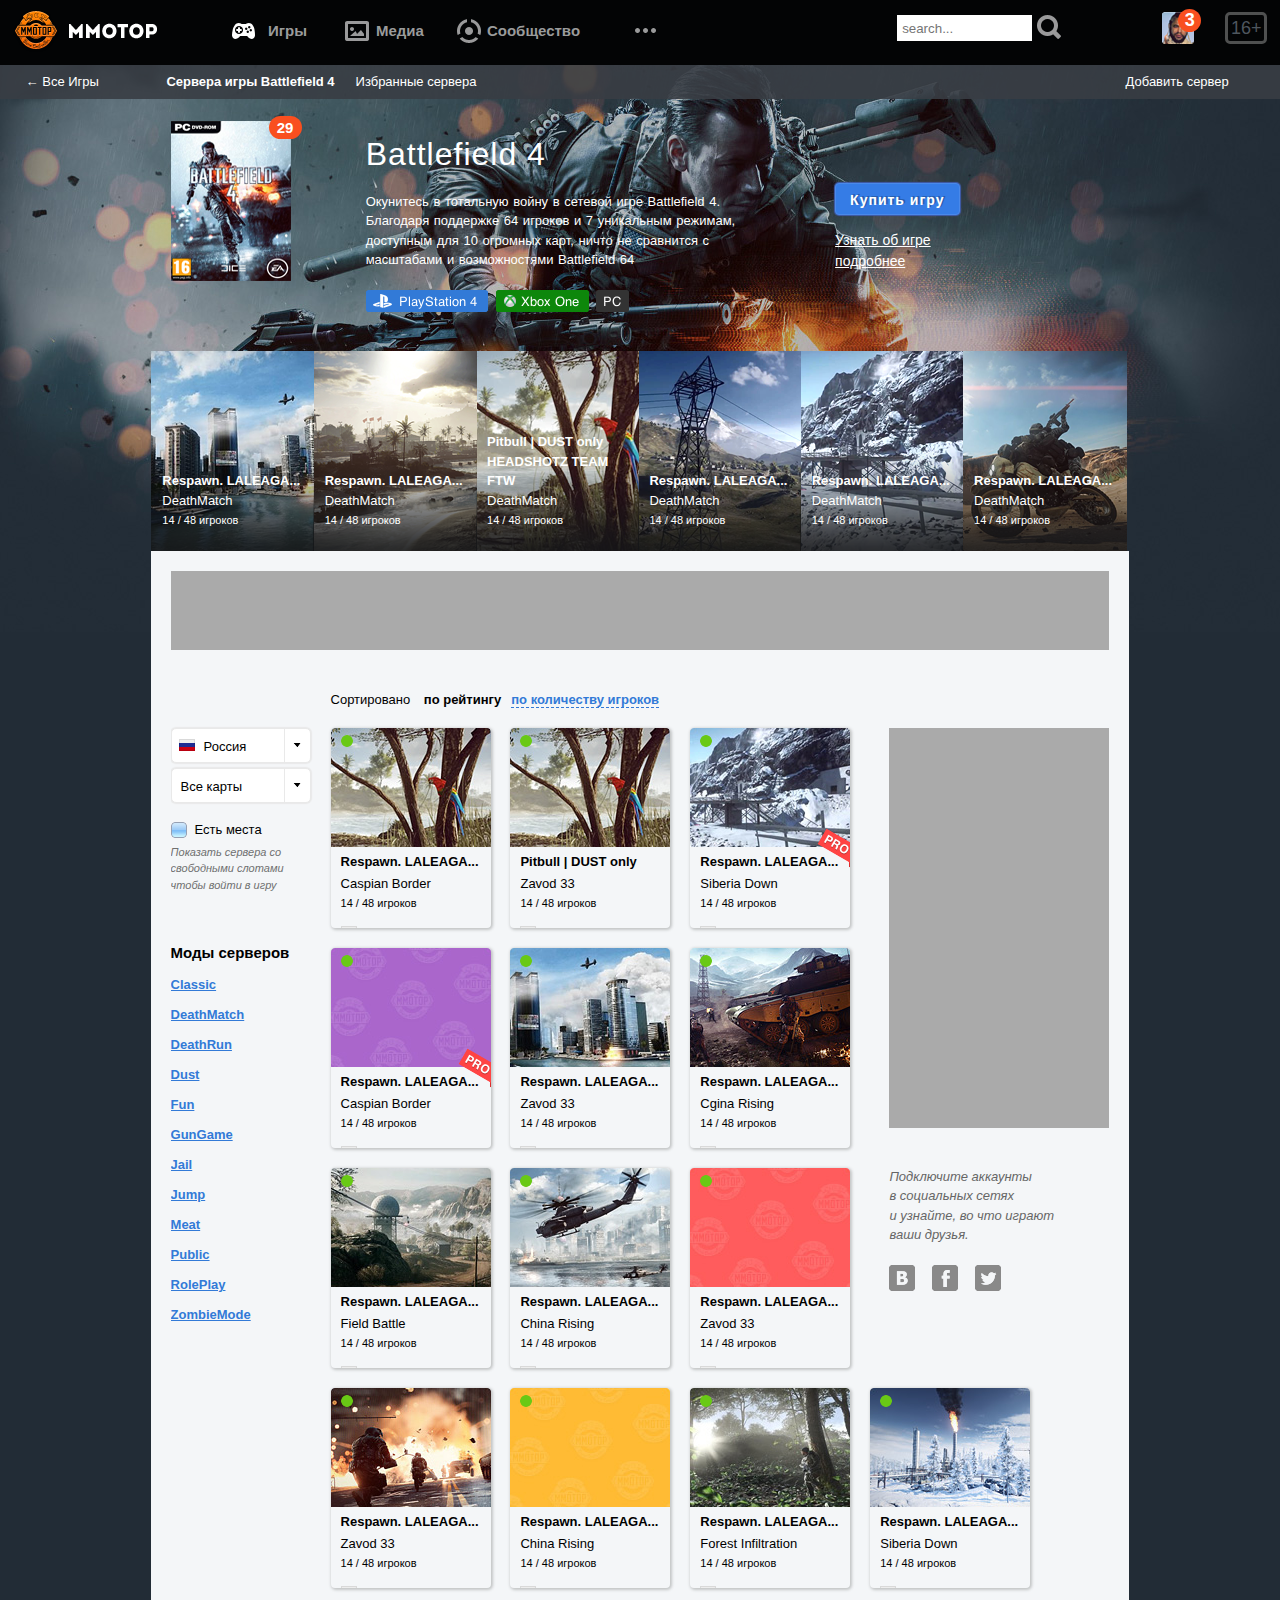
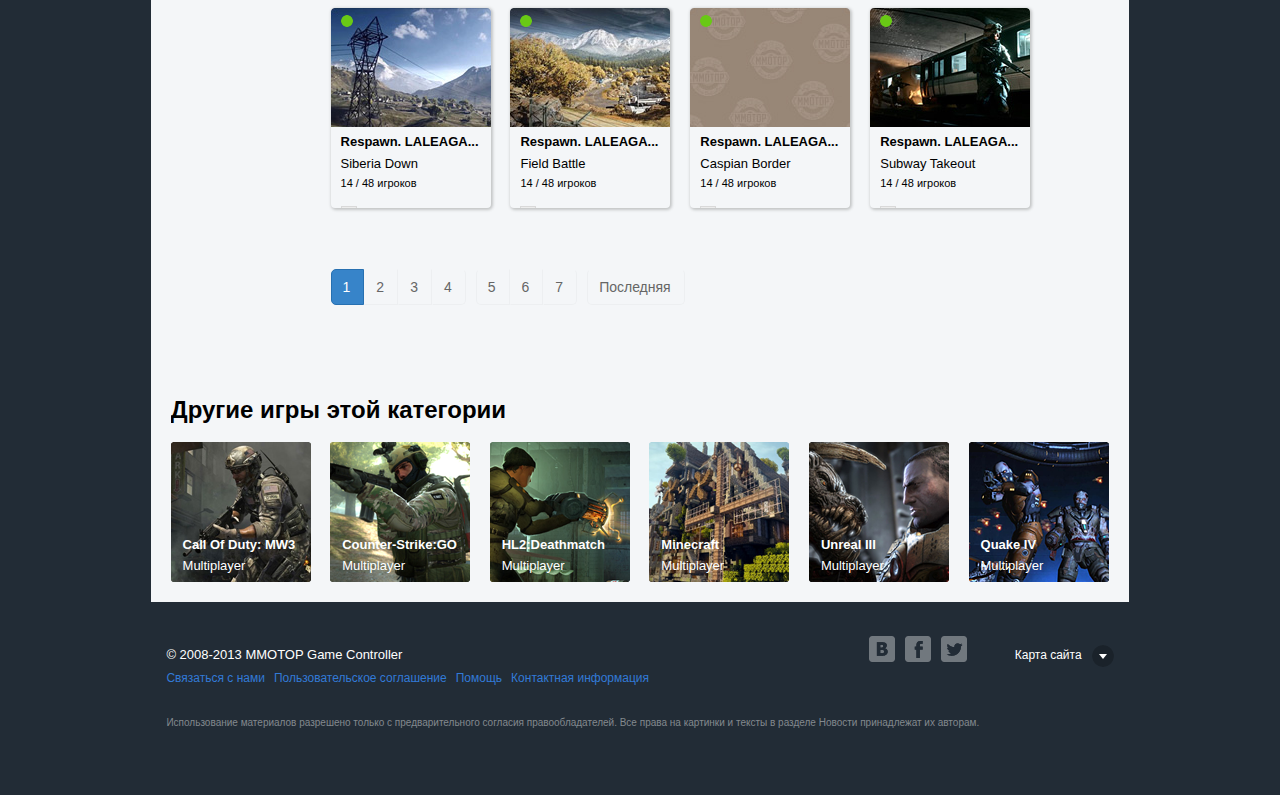
<file: index.html>
<!DOCTYPE html>
<html>
<head>

<!-- META -->
<meta charset="utf-8">

<!-- FAVICON -->
<link rel="icon" href="/favicon.ico" type="image/x-icon">
<link rel="shortcut icon" href="/favicon.ico" type="image/x-icon">

<!-- SEO -->
<meta name="Description" content="">
<meta name="Rating" content="">
<meta name="Author" content="">
<meta name="Robots" content="index,follow">
<meta name="viewport" content="width=device-width, initial-scale=1.0">

<!-- we can live with IE -->
<!--[if lte IE 9]><script src="http://html5shim.googlecode.com/svn/trunk/html5.js"></script><![endif]-->
<!--[if lt IE 9]>
        <script src="http://css3-mediaqueries-js.googlecode.com/svn/trunk/css3-mediaqueries.js"></script>
<![endif]-->
<!--[if lte IE 8]><link rel="stylesheet" type="text/css" href="css/ie.css" /><![endif]-->
<!--[if lte IE 7]><body class="ie7"><![endif]-->
<!--[if lte IE 6 ]><script type="text/javascript">window.location.href="ie6_close/index_ru.html";</script><![endif]--> 

<!-- CSS -->
<link rel="stylesheet" type="text/css" href="css/reset.css" />
<link rel="stylesheet" type="text/css" href="css/style.css">
<link rel="stylesheet" type="text/css" href="css/responsive.css"> 
<link rel="stylesheet" type="text/css" href="css/ui-select.css"> 

<link rel="stylesheet" href="http://netdna.bootstrapcdn.com/font-awesome/4.0.1/css/font-awesome.min.css">


<title>Game portal</title>
</head>
<body>
<!-- шапка-->
<header class="header">
	<div class="header-wrapper clearfix">
		<a class="logo" href="#"><img src="img/main-logo.png" alt="" /></a>
		
		<div class="private_cab">
			<span>16+</span>
			<div class="private_cab-message">
				<a href="#"><img src="img/user-avatar.png" alt=""/><span>3</span></a>
				<ul class="private_cab-sub">
					<li><a href="#">Мирсалихов Руслан <i>Москва</i></a></li>
					<li><a href="#">Мои друзья </a></li>
					<li><a href="#">Сообщения <span>3</span></a></li>
					<li><a href="#">Изменить данные </a></li>
				</ul>
			</div>
		</div>

		<div class="header_menu clearfix">
			<nav class="header_menu-wrapper clearfix">
				<ul class="header_menu-list clearfix">
					<li class="games ">
						<a href="#" >Игры</a>
						<ul class="games-sub">
							<li><a class="active" href="#">ММО</a></li>
							<li>
								<a class="inners" href="#">Шутеры<img src="img/arrow-menu.png" alt=""/></a>
								<ul class="inners-sub">
									<div class="inners-list">
										<li><a href="#">Crysis 3</a></li>
										<li><a href="#">Age of pandaria</a></li>
										<li><a href="#">Hitman Absolution</a></li>
										<li><a href="#">Halo 4</a></li>
										<li><a href="#">Counter-Strike:GO</a></li>
										<li><a href="#">Modern Warfare 3</a></li>
										<li><a href="#">Battlefield 3</a></li>
									</div>
									<div class="inners-view">
										<p>Aliens: Colonial Marines <br/> потерял позиции в <br/> чарте</p>
									</div>
								</ul>
							</li>
							<li><a href="#">Приключения</a></li>
							<li><a href="#">Аркады</a></li>
							<li><a class="active" href="#">Ролевые</a></li>
							<li><a href="#">Симуляторы</a></li>
							<li><a class="active" href="#">Стратегии</a></li>
						</ul>
					</li>
					<li class="media"><a href="#">Медиа</a></li>
					<li class="community"><a href="#">Сообщество</a></li>
					<li class="other">
						<a href="#"></a>	
						<ul class="other-sub">
							<li><a class="favorites" href="#">Избранное</a></li>
							<li>
								<a href="#">Работа<img src="img/arrow-other.png" alt=""/></a>
								<ul class="work-sub">
									<li><a href="#">sub</a></li>
									<li><a href="#">sub</a></li>
									<li><a href="#">sub</a></li>
								</ul>
							</li>
							<li>
								<a href="#">Помощь<img src="img/arrow-other.png" alt=""/></a>
								<ul class="help-sub">
									<li><a href="#">sub</a></li>
									<li><a href="#">sub</a></li>
									<li><a href="#">sub</a></li>
								</ul>
							</li>
							<li><a href="#">Реклама</a></li>
							<li><a href="#">О проекте</a></li>
						</ul>
					</li>
				</ul>
			</nav>	
		<!-- 	<a href="#"><img src="img/search.png" alt=""/></a> -->
		<form action="">
			
			<button name="search" type="submit"></button>
			<input type="text" placeholder="search..." name="q"/>
		</form>
		</div>
	</div>
		<div class="header_menu-mobile">
			<a class="logo-mobile" href="#"><img src="img/main-logo.png" alt="" /></a>	
			<div id="menu">
				<nav>
					<h2><i class="fa fa-reorder"></i>Меню</h2>
					<ul>
						<li>
							<a class="games-mobile" href="#"><i class="fa"><img src="img/games-unactive.png" alt=""/></i>Игры</a>
							<h2><i class="fa"></i>Игры</h2>
							<ul class="inners-mobile">
								 <li>
									<a class="active" href="#">ММО</a>
								</li>
								 <li>
									<a href="#">Шутеры</a>
									 <h2><i class="fa"></i>Шутеры</h2>
									<ul class="inners_sub-mobile">
										<li>
											<a href="#">Crysis 3</a>
										</li>
										<li>
											<a href="#">Age of pandoria</a>
										</li>
										<li>
											<a href="#">Hitman Absolution</a>
										</li>
										<li>
											<a href="#">Halo 4</a>
										</li>
										<li>
											<a href="#">Counter-Strike:GO</a>
										</li>
										<li>
											<a href="#">Modern Warfare 3</a>
										</li>
										<li>
											<a href="#">Battlefield 3</a>
										</li>							
									</ul>
								</li>
								 <li>
									<a href="#">Приключения</a>
								</li>
								 <li>
									<a href="#">Аркады</a>
								</li>
								 <li>
									<a class="active" href="#">Ролевые</a>
								</li>
								 <li>
									<a href="#">Симуляторы</a>
								</li>
								 <li>
									<a class="active" href="#">Стратегии</a>
								</li>
							</ul>	
						</li>
						<li>
							<a class="media-mobile" href="#"><i class="fa"><img src="img/media.png" alt=""/></i>Медиа</a>
						</li>
						<li>
							<a class="community-mobile" href="#"><i class="fa"><img src="img/community.png" alt=""/></i>Сообщество</a>
						</li>
						<li>
							<a class="more-mobile" href="#"><i class="fa"><img src="img/more.png" alt=""/></i>Другое</a>
							<h2><i class="fa"></i>Другое</h2>
							<ul>
								<li>
									<a href="#">Работа</a>
									<ul>
										<li><a href="#">sub-1</a></li>
										<li><a href="#">sub-2</a></li>
										<li><a href="#">sub-3</a></li>
									</ul>
								</li>
								<li>
									<a href="#">Помощь</a>
									<ul>
										<li><a href="#">sub-1</a></li>
										<li><a href="#">sub-2</a></li>
										<li><a href="#">sub-3</a></li>
									</ul>
								</li>
								<li><a href="#">Реклама</a></li>
								<li><a href="#">О проекте</a></li>
								
							</ul>
						</li>
						<li>
							<a href="#">Личный кабинет</a>
							<h2><i class="fa"></i>Личный кабинет</h2>
							<ul>
								<li><a href="#">Мирсалихов Руслан<span>Москва</span></a></li>
								<li><a href="#">Мои друзья</a></li>
								<li><a href="#">Сообщения<span class="menu_mobile-message">3</span></a></li>
								<li><a href="#">Изменить данные</a></li>
							</ul>
						</li>
						<li>
							<a class="search-mobile" href="#"><i class="fa"><img src="img/search.png" alt=""/></i>Поиск</a>
						</li>
					</ul>
				</nav>
			</div>
		</div>
</header>
<div class="meta">
	<div class="meta-wrapper">
		<div class="meta-all">
			<a href="#">&larr; Все Игры</a>
		</div>
		<div class="meta-add">
			<a href="#">Добавить сервер</a>
		</div>
		<div class="meta-games">
			<div class="meta-box">
				<a target=_blank class="active" href="separate.html">Сервера игры Battlefield 4 </a>
			</div>
			<div class="meta-box">
				<a target=_blank href="separate.html">Избранные сервера</a>
			</div>
		</div>
	</div>
</div>
<!-- END шапка -->

<!-- контент -->
<section class="section">

	<div class="section-container">
	<div class="section-wrapper">
		<div class="game_info">
		
			<a class="game_info-number" href="#"><img src="img/BF-logo.png" alt=""/><span>29</span></a>
			<div class="game_info-description">
				<h1>Battlefield 4</h1>
				<p>Окунитесь в тотальную войну в сетевой игре Battlefield 4. Благодаря поддержке 64 игроков и 
				7 уникальным режимам, доступным для 10 огромных карт, ничто не сравнится с масштабами и возможностями Battlefield 64</p>
				<span><img src="img/platforms-btn.png" alt=""/></span> 
			</div>
 
			<div class="game_info-buy">
				<a class="button button--big button--blue " href="#">Купить игру</a>
				<a href="#"><span>Узнать об игре<br/> подробнее</span></a>
				
			</div>
		</div>
		<section class="section-content">
			<ul class="section-content_list">
				<li>
					<a href="#" class="section-content_item">
						<figure>
							<img src="img/BF-img-1.png" /> 
							<div class="slide-shadow"></div>
							<figcaption>
								<figcaption class="caption-info">
									<h3>Respawn. LALEAGA...</h3>
									<p>DeathMatch</p>
									<p>14 / 48 игроков</p>
								</figcaption>	
								<span><img src="img/flag-ip.png" alt=""/><i>127.0.0.1: 2020</i></span>	
							</figcaption>
						</figure>
						<span class="active_point"></span>
					</a>
				</li>
			
				<li>
					<a href="#" class="section-content_item">
						<figure>
							<img src="img/BF-img-2.png" />
							<div class="slide-shadow"></div>
							<figcaption>
								<figcaption class="caption-info">
									<h3>Respawn. LALEAGA...</h3>
									<p>DeathMatch</p>
									<p>14 / 48 игроков</p>
								</figcaption>
								<span><img src="img/flag-ip.png" alt=""/><i>127.0.0.1: 2020</i></span>	
								
							</figcaption>
						</figure>
						<span class="active_point"></span>
					</a>
				</li>
				<li>
					<a href="#" class="section-content_item ">
						<figure>
							<img src="img/BF-img-3.png">
							<div class="slide-shadow "></div>
							<figcaption>
								<figcaption class="caption-info">
									<h3>Pitbull | DUST only  HEADSHOTZ TEAM  FTW</h3>
									<p>DeathMatch</p>
									<p>14 / 48 игроков</p>
								</figcaption>
								<span><img src="img/flag-ip.png" alt=""/><i>127.0.0.1: 2020</i></span>
							</figcaption>
						</figure>
						<span class="active_point"></span>

					</a>
				</li>
				<li>
					<a href="#" class="section-content_item">
						<figure>
							<img src="img/BF-img-4.png">
							<div class="slide-shadow"></div>
							<figcaption>
								<figcaption class="caption-info">
									<h3>Respawn. LALEAGA...</h3>
									<p>DeathMatch</p>
									<p>14 / 48 игроков</p>
								</figcaption>
								<span><img src="img/flag-ip.png" alt=""/><i>127.0.0.1: 2020</i></span>	
							</figcaption>
						</figure>
						<span class="active_point"></span>
					</a>
				</li>
				<li>
					<a href="#" class="section-content_item">
						<figure>
							<img src="img/BF-img-5.png">
							<div class="slide-shadow"></div>
							<figcaption>
								<figcaption class="caption-info">
									<h3>Respawn. LALEAGA...</h3>
									<p>DeathMatch</p>
									<p>14 / 48 игроков</p>
								</figcaption>
								<span><img src="img/flag-ip.png" alt=""/><i>127.0.0.1: 2020</i></span>	
							</figcaption>
						</figure>
						<span class="active_point"></span>
					</a>
				</li>
				<li>
					<a href="#" class="section-content_item ">
						<figure>
							<img src="img/BF-img-6.png"> 
							<div class="slide-shadow"></div>
							<figcaption>
								<figcaption class="caption-info">
									<h3>Respawn. LALEAGA...</h3>
									<p>DeathMatch</p>
									<p>14 / 48 игроков</p>
								</figcaption>
								<span><img src="img/flag-ip.png" alt=""/><i>127.0.0.1: 2020</i></span>	
							</figcaption>
						</figure>
						<span class="active_point"></span>
					</a>
				</li>				
			</ul>
			<div class="section-content_main">
				<div class="gray_box">
					<img src="img/content-water.png" alt=""/>
				</div>
				<div class="content_box">
					<p>Сортировано  <a href="#" class="">по рейтингу</a><a href="#" class="active">по количеству игроков</a></p>
					<div class="content_box-nav">
						<div class="find_container">
							<form action="">
								<select id="place-select" class="b-core-ui-select__select_state_hide" name="" ">
									<option value="" selected="selected">Россия</option>
									<option value="">Украина</option>
									<option value="">Беларусь</option>
									<option value="">Хелл</option>
								</select>								
								<select id="map-select" class="b-core-ui-select__select_state_hide" name="" ">
									<option value="" selected="selected">Все карты</option>
									<option value="">Siberia Down</option>
									<option value="">China Rising</option>
									<option value="">Field Battle</option>
								</select>									
								<div class="check terms-check">
									<input type="checkbox" name="terms-check" />
									<label>Есть места</label>
								</div>
								<p>Показать сервера со свободными  слотами чтобы войти в игру</p>
							</form>
						</div>
						<h5>Моды серверов</h5>
						<ul>
							<li><a href="#">Classic</a></li>
							<li><a href="#">DeathMatch</a></li>
							<li><a href="#">DeathRun</a></li>
							<li><a href="#">Dust</a></li>
							<li><a href="#">Fun</a></li>
							<li><a href="#">GunGame</a></li>
							<li><a href="#">Jail</a></li>
							<li><a href="#">Jump</a></li>
							<li><a href="#">Meat</a></li>
							<li><a href="#">Public</a></li>
							<li><a href="#">RolePlay</a></li>
							<li><a href="#">ZombieMode</a></li>
						</ul>
					</div>
					<aside>
						<img src="img/aside-water.png" alt=""/>
						<p>Подключите аккаунты <br/> в социальных сетях <br/> и узнайте, во что играют <br/>ваши друзья.</p>
						<a href="#"><img src="img/vk-light.png" alt=""/></a>
						<a href="#"><img src="img/facebook-light.png" alt=""/></a>
						<a href="#"><img src="img/twitter-light.png" alt=""/></a>
					</aside>
					<div class="content_servers ">

						<ul class="content_servers-list">
							<li>
								<a class="content_servers-item" href="#">
									<figure>
										<img src="img/server-img-1.jpg"> 
										<figcaption>
											<div class="figcaption-info">
												<h3>Respawn. LALEAGA...</h3>
												<p>Caspian Border</p>
												<p>14 / 48 игроков</p>
											</div>
											<span class="country-ip"><img src="img/flag-ip.png" alt=""/>127.0.0.1:2020</span>
										</figcaption>
									</figure>
									<span class="active_point active"></span>
								</a>
							</li>
							<li>
								<a class="content_servers-item " href="#">
									<figure>
										<img src="img/server-img-1.jpg"> 
										<figcaption>
											<div class="figcaption-info">
												<h3>Pitbull | DUST only </h3>
												<p>Zavod 33</p>
												<p>14 / 48 игроков</p>
											</div>
											<span class="country-ip"><img src="img/flag-ip.png" alt=""/>127.0.0.1:2020</span>
										</figcaption>
									</figure>
									<span class="active_point active"></span>
								</a>
							</li>							
							<li>
								<a class="content_servers-item" href="#">
									<figure>
										<img src="img/server-img-2.jpg"> 
										<figcaption>
											<div class="figcaption-info">
												<h3>Respawn. LALEAGA...</h3>
												<p>Siberia Down</p>
												<p>14 / 48 игроков</p>
											</div>
										<span class="country-ip"><img src="img/flag-ip.png" alt=""/>127.0.0.1: 2020</span>
										</figcaption>
									</figure>
									<span class="active_point active"></span>
									<span class="active_pro"></span>
								</a>
							</li>
							<li>
								<a class="content_servers-item" href="#">
									<figure>
										<img src="img/server-img-3.jpg"> 
										<figcaption>
											<div class="figcaption-info">
												<h3>Respawn. LALEAGA...</h3>
												<p>Caspian Border</p>
												<p>14 / 48 игроков</p>
											</div>
										<span class="country-ip"><img src="img/flag-ip.png" alt=""/>127.0.0.1: 2020</span>	
										</figcaption>
									</figure>
									<span class="active_point active"></span>
									<span class="active_pro"></span>
								</a>
							</li>
							<li>
								<a class="content_servers-item" href="#">
									<figure>
										<img src="img/server-img-4.jpg"> 
										<figcaption>
											<div class="figcaption-info">
												<h3>Respawn. LALEAGA...</h3>
												<p>Zavod 33</p>
												<p>14 / 48 игроков</p>
											</div>
										<span class="country-ip"><img src="img/flag-ip.png" alt=""/>127.0.0.1: 2020</span>	
										</figcaption>
									</figure>
									<span class="active_point active"></span>
								</a>
							</li>
							<li>
								<a class="content_servers-item" href="#">
									<figure>
										<img src="img/server-img-5.jpg">
										<figcaption>
											<div class="figcaption-info">
												<h3>Respawn. LALEAGA...</h3>
												<p>Cgina Rising</p>
												<p>14 / 48 игроков</p>
											</div>
										<span class="country-ip"><img src="img/flag-ip.png" alt=""/>127.0.0.1: 2020</span>	
										</figcaption>
									</figure>
									<span class="active_point active"></span>
								</a>
							</li>
							<li>
								<a class="content_servers-item" href="#">
									<figure>
										<img src="img/server-img-6.jpg"> 
										<figcaption>
											<div class="figcaption-info">
												<h3>Respawn. LALEAGA...</h3>
												<p>Field Battle</p>
												<p>14 / 48 игроков</p>
											</div>
										<span class="country-ip"><img src="img/flag-ip.png" alt=""/>127.0.0.1: 2020</span>	
										</figcaption>
									</figure>
									<span class="active_point active"></span>
								</a>
							</li>
							<li>
								<a class="content_servers-item" href="#">
									<figure>
										<img src="img/server-img-7.jpg"> 
										<figcaption>
											<div class="figcaption-info">
												<h3>Respawn. LALEAGA...</h3>
												<p>China Rising</p>
												<p>14 / 48 игроков</p>
											</div>
										<span class="country-ip"><img src="img/flag-ip.png" alt=""/>127.0.0.1: 2020</span>	
										</figcaption>
									</figure>
									<span class="active_point active"></span>
								</a>
							</li>
							<li>
								<a class="content_servers-item" href="#">
									<figure>
										<img src="img/server-img-8.jpg"> 
										<figcaption>
											<div class="figcaption-info">
												<h3>Respawn. LALEAGA...</h3>
												<p>Zavod 33</p>
												<p>14 / 48 игроков</p>
											</div>
										<span class="country-ip"><img src="img/flag-ip.png" alt=""/>127.0.0.1: 2020</span>	
										</figcaption>
									</figure>
									<span class="active_point active"></span>
								</a>
							</li>
							<li>
								<a class="content_servers-item" href="#">
									<figure>
										<img src="img/server-img-9.jpg">
										<figcaption>
											<div class="figcaption-info">
												<h3>Respawn. LALEAGA...</h3>
												<p>Zavod 33</p>
												<p>14 / 48 игроков</p>
											</div>
										<span class="country-ip"><img src="img/flag-ip.png" alt=""/>127.0.0.1: 2020</span>	
										</figcaption>
									</figure>
									<span class="active_point active"></span>
								</a>
							</li>
							<li>
								<a class="content_servers-item" href="#">
									<figure>
										<img src="img/server-img-10.jpg"> 
										<figcaption>
											<div class="figcaption-info">
												<h3>Respawn. LALEAGA...</h3>
												<p>China Rising</p>
												<p>14 / 48 игроков</p>
											</div>
										<span class="country-ip"><img src="img/flag-ip.png" alt=""/>127.0.0.1: 2020</span>	
										</figcaption>
									</figure>
									<span class="active_point active"></span>
								</a>
							</li>
							<li>
								<a class="content_servers-item" href="#">
									<figure>
										<img src="img/server-img-11.jpg"> 
										<figcaption>
											<div class="figcaption-info">
												<h3>Respawn. LALEAGA...</h3>
												<p>Forest Infiltration</p>
												<p>14 / 48 игроков</p>
											</div>
										<span class="country-ip"><img src="img/flag-ip.png" alt=""/>127.0.0.1: 2020</span>	
										</figcaption>
									</figure>
									<span class="active_point active"></span>
								</a>
							</li>
							<li>
								<a class="content_servers-item" href="#">
									<figure>
										<img src="img/server-img-12.jpg"> 
										<figcaption>
											<div class="figcaption-info">
												<h3>Respawn. LALEAGA...</h3>
												<p>Siberia Down</p>
												<p>14 / 48 игроков</p>
											</div>
										<span class="country-ip"><img src="img/flag-ip.png" alt=""/>127.0.0.1: 2020</span>	
										</figcaption>
									</figure>
									<span class="active_point active"></span>
								</a>
							</li>
							<li>
								<a class="content_servers-item" href="#">
									<figure>
										<img src="img/server-img-13.jpg"> 
										<figcaption>
											<div class="figcaption-info">
												<h3>Respawn. LALEAGA...</h3>
												<p>Siberia Down</p>
												<p>14 / 48 игроков</p>
											</div>	
										<span class="country-ip"><img src="img/flag-ip.png" alt=""/>127.0.0.1: 2020</span>	
										</figcaption>
									</figure>
									<span class="active_point active"></span>
								</a>
							</li>
							<li>
								<a class="content_servers-item" href="#">
									<figure>
										<img src="img/server-img-14.jpg"> 
										<figcaption>
											<div class="figcaption-info">
												<h3>Respawn. LALEAGA...</h3>
												<p>Field Battle</p>
												<p>14 / 48 игроков</p>
											</div>
										<span class="country-ip"><img src="img/flag-ip.png" alt=""/>127.0.0.1: 2020</span>	
										</figcaption>
									</figure>
									<span class="active_point active"></span>
								</a>
							</li>
							<li>
								<a class="content_servers-item" href="#">
									<figure>
										<img src="img/server-img-15.jpg"> 
										<figcaption>
											<div class="figcaption-info">
												<h3>Respawn. LALEAGA...</h3>
												<p>Caspian Border</p>
												<p>14 / 48 игроков</p>
											</div>
										<span class="country-ip"><img src="img/flag-ip.png" alt=""/>127.0.0.1: 2020</span>	
										</figcaption>
									</figure>
									<span class="active_point active"></span>
								</a>
							</li>
							<li>
								<a class="content_servers-item" href="#">
									<figure>
										<img src="img/server-img-16.jpg"> 
										<figcaption>
											<div class="figcaption-info">
												<h3>Respawn. LALEAGA...</h3>
												<p>Subway Takeout</p>
												<p>14 / 48 игроков</p>
											</div>
										<span class="country-ip"><img src="img/flag-ip.png" alt=""/>127.0.0.1: 2020</span>	
										</figcaption>
									</figure>
									<span class="active_point active"></span>
								</a>
							</li>
						</ul>	
						<div class="paginator-wrapper">
							<ul class="paginator">
								<li><a class="page-left page-active" href="#">1</a></li>
								<li><a class="page-normal" href="#">2</a></li>
								<li><a class="page-normal" href="#">3</a></li>
								<li><a class="page-right" href="#">4</a></li>
								<li><a class="page-left" href="#">5</a></li>
								<li><a class="page-normal" href="#">6</a></li>
								<li><a class="page-right" href="#">7</a></li>
								<li><a class="page-last" href="#">Последняя</a></li>
							</ul>	
						</div>							
					</div>

				<div class="content-other">
					<span>Другие игры этой категории</span>
					
					<ul class="content-list">
						<li>
							<a href="#">
								<figure>
									<img src="img/meta-img-1.png" alt=""/>
									<figcaption>
										<p>Call Of Duty: MW3 </p>
										<span>Multiplayer</span>
									</figcaption>
								</figure>
							</a>
						</li>
						<li>
							<a href="#">
								<figure>
									<img src="img/meta-img-2.png" alt=""/>
									<figcaption>
										<p>Counter-Strike:GO  </p>
										<span>Multiplayer</span>
									</figcaption>
								</figure>
							</a>
						</li>
						<li>
							<a href="#">
								<figure>
									<img src="img/meta-img-3.png" alt=""/>
									<figcaption>
										<p>HL2:Deathmatch </p>
										<span>Multiplayer</span>
									</figcaption>
								</figure>
							</a>
						</li>
						<li>
							<a href="#">
								<figure>
									<img src="img/meta-img-4.png" alt=""/>
									<figcaption>
										<p>Minecraft </p>
										<span>Multiplayer</span>
									</figcaption>
								</figure>
							</a>
						</li>
						<li>
							<a href="#">
								<figure>
									<img src="img/meta-img-5.png" alt=""/>
									<figcaption>
										<p>Unreal III </p>
										<span>Multiplayer</span>
									</figcaption>
								</figure>
							</a>
						</li>
						<li>
							<a href="#">
								<figure>
									<img src="img/meta-img-6.png" alt=""/>
									<figcaption>
										<p>Quake IV </p>
										<span>Multiplayer</span>
									</figcaption>
								</figure>
							</a>
						</li>						
					</ul>			
				</div>	
				</div>
			</div>
		</section>
	</div>	
	</div>
</section>
<!-- END контент -->

<!-- футтер  -->
<footer class="footer">
	<div class="footer-wrapper">
		<div class="footer-info clearfix">
			<span>©  2008-2013 MMOTOP Game Controller </span>
			<a href="#">Карта сайта<img src="img/read-more.png" alt=""/></a>
			<ul class="social ">
				<li><a href="#"><img src="img/vk-footer.png" alt=""/></a></li>
				<li><a href="#"><img src="img/facebook-footer.png" alt=""/></a></li>
				<li><a href="#"><img src="img/twitter-footer.png" alt=""/></a></li>
			</ul>
		</div>
		<ul>
			<li><a href="#">Связаться с нами</a></li>
			<li><a href="#">Пользовательское соглашение</a></li>
			<li><a href="#">Помощь</a></li>
			<li><a href="#">Контактная информация</a></li>
		</ul>
		<span>Использование материалов разрешено только с предварительного согласия правообладателей.
			Все права на картинки и тексты в разделе Новости принадлежат их авторам.</span>
	</div>

</footer>
<!-- END футтер -->

	<!-- JS -->
	<script src="js/libs/jquery-1.7.1.min.js" type="text/javascript"></script>

 	<script type="text/javascript" src="//oss.maxcdn.com/libs/modernizr/2.6.2/modernizr.min.js"></script>
	<script src="js/libs/respond.js" type="text/javascript"></script>
	<script src="js/libs/selectivizr-min.js" type="text/javascript"></script> 
	<script src="js/libs/jquery.multilevelpushmenu.min.js" type="text/javascript"></script>
	<script src="js/libs/basichtml.js" type="text/javascript"></script>
	<script src="js/main.js" type="text/javascript"></script>
		<script src="js/libs/jquery.core-ui-select.js" type="text/javascript"></script>
	
</body>
</html>
</file>
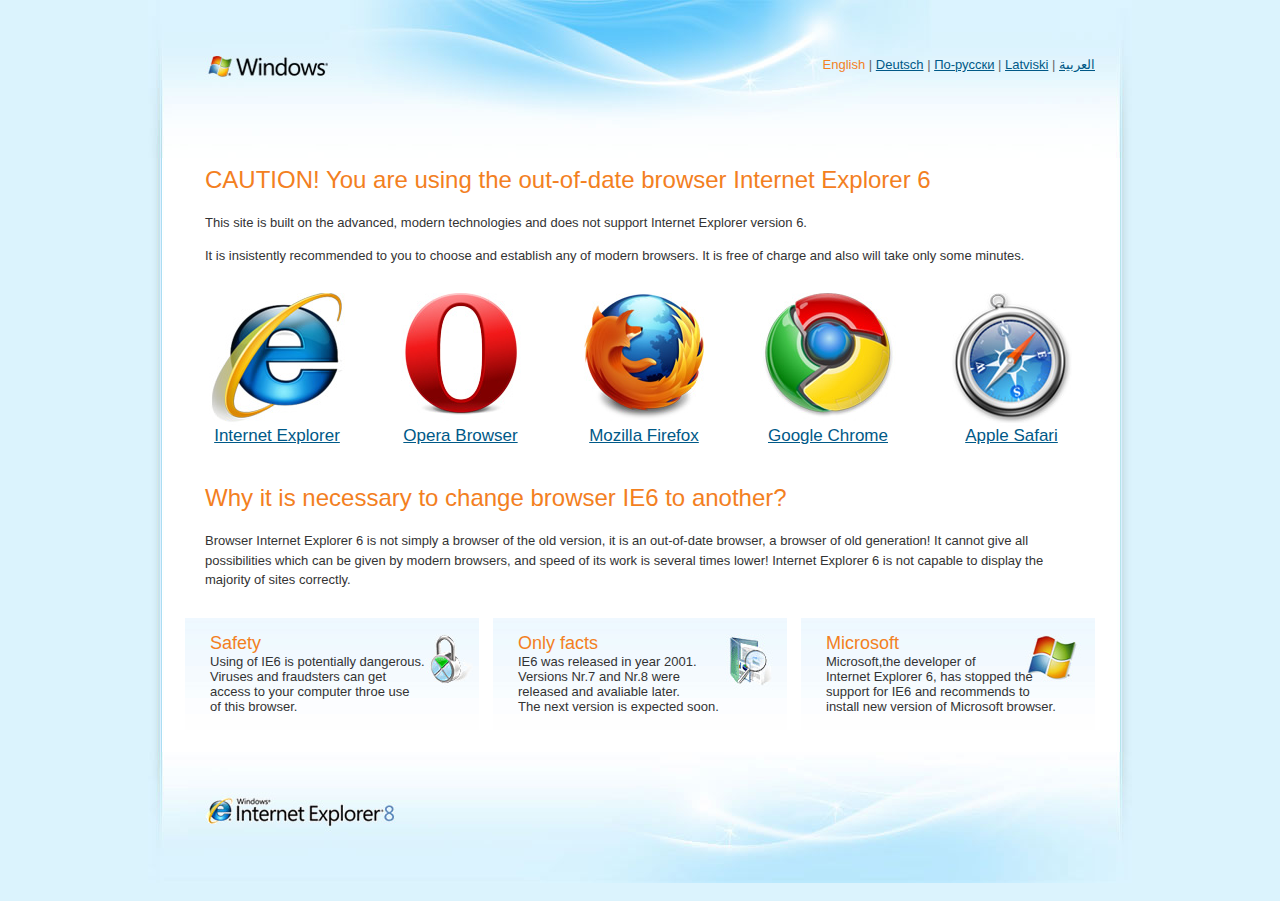
<file: ie6_close/index.html>
<!DOCTYPE HTML PUBLIC "-//W3C//DTD HTML 4.01 Transitional//EN" "http://www.w3.org/TR/html4/loose.dtd">
<html>
<head>
<title>Internet Explorer 6</title>
<meta http-equiv="Content-Type" content="text/html; charset=utf-8">
<meta name="description" content="Internet Explorer 6">
<meta name="keywords" content="Internet Explorer 6">
<link rel="stylesheet" type="text/css" href="css/style.css">
<link rel="icon" href="img/favicon.ico" type="image/x-icon">
<link rel="SHORTCUT ICON" href="img/favicon.ico">
</head>
<body>
<div id="header">
  <div class="content">
    <div id="lang"> <span>English</span> | <a href="index_de.html">Deutsch</a> | <a href="index_ru.html">По-русски</a> | <a href="index_lv.html">Latviski</a> | <a href="index_ae.html">العربية</a> </div>
  </div>
</div>
<div id="main">
  <div class="content">
    <h1>СAUTION! You are using the out-of-date browser Internet Explorer 6</h1>
    <p>This site is built on the advanced, modern technologies and does not support Internet Explorer version 6.</p>
    <p>It is insistently recommended to you to choose and establish any of modern browsers. It is free of charge and also will take only some minutes.</p>
    <br>
    <table class="brows" width="100%" border="0" cellpadding="0" cellspacing="0">
      <tr>
        <td><a href="http://www.microsoft.com/windows/Internet-explorer/default.aspx" target="_blank"><img src="img/ie.jpg" alt="Internet Explorer" width="184" height="133" border="0"></a></td>
        <td><a href="http://www.opera.com/download/" target="_blank"><img src="img/op.jpg" width="183" height="133"  border="0" alt="Opera Browser"></a></td>
        <td><a href="http://www.mozilla.com/firefox/" target="_blank"><img src="img/mf.jpg" width="184" height="133"  border="0" alt="Mozilla Firefox"></a></td>
        <td><a href="http://www.google.com/chrome" target="_blank"><img src="img/gc.jpg" width="184" height="133"  border="0" alt="Google Chrome"></a></td>
        <td><a href="http://www.apple.com/safari/download/" target="_blank"><img src="img/as.jpg" width="183" height="133"  border="0" alt="Apple Safari"></a></td>
      </tr>
      <tr>
        <td align="center"><a href="http://www.microsoft.com/windows/Internet-explorer/default.aspx" target="_blank">Internet Explorer</a></td>
        <td align="center"><a href="http://www.opera.com/download/" target="_blank">Opera Browser</a></td>
        <td align="center"><a href="http://www.mozilla.com/firefox/" target="_blank">Mozilla Firefox</a></td>
        <td align="center"><a href="http://www.google.com/chrome" target="_blank">Google Chrome</a></td>
        <td align="center"><a href="http://www.apple.com/safari/download/" target="_blank">Apple Safari</a></td>
      </tr>
    </table>
    <br>
    <br>
    <h2>Why it is necessary to change browser IE6 to another?</h2>
    <p>Browser Internet Explorer 6 is not simply a browser of the old version, it is an out-of-date browser, a browser of old generation! It cannot give all possibilities which can be given by modern browsers, and speed of its work is several times lower! Internet Explorer 6 is not capable to display the majority of sites correctly.</p>
    <br>
    <table width="100%" border="0" cellpadding="0" cellspacing="0">
      <tr>
        <td id="td1"><h3>Safety</h3>
          Using of IE6 is potentially dangerous. Viruses and fraudsters can get<br>
          access to
          your computer throe use<br>
          of this browser.</td>
        <td>&nbsp;</td>
        <td id="td2"><h3>Only facts</h3>
          IE6 was released in year 2001.<br>
          Versions Nr.7 and Nr.8 were<br>
          released and avaliable later.<br>
          The next version is expected soon. </td>
        <td>&nbsp;</td>
        <td id="td3"><h3>Microsoft</h3>
          Microsoft,the developer of<br>
          Internet Explorer 6, has stopped the support for IE6 and recommends to install new version of Microsoft browser. </td>
      </tr>
    </table>
  </div>
</div>
<div id="footer">
  <div class="content"></div>
</div>
</body>
</html>
</file>
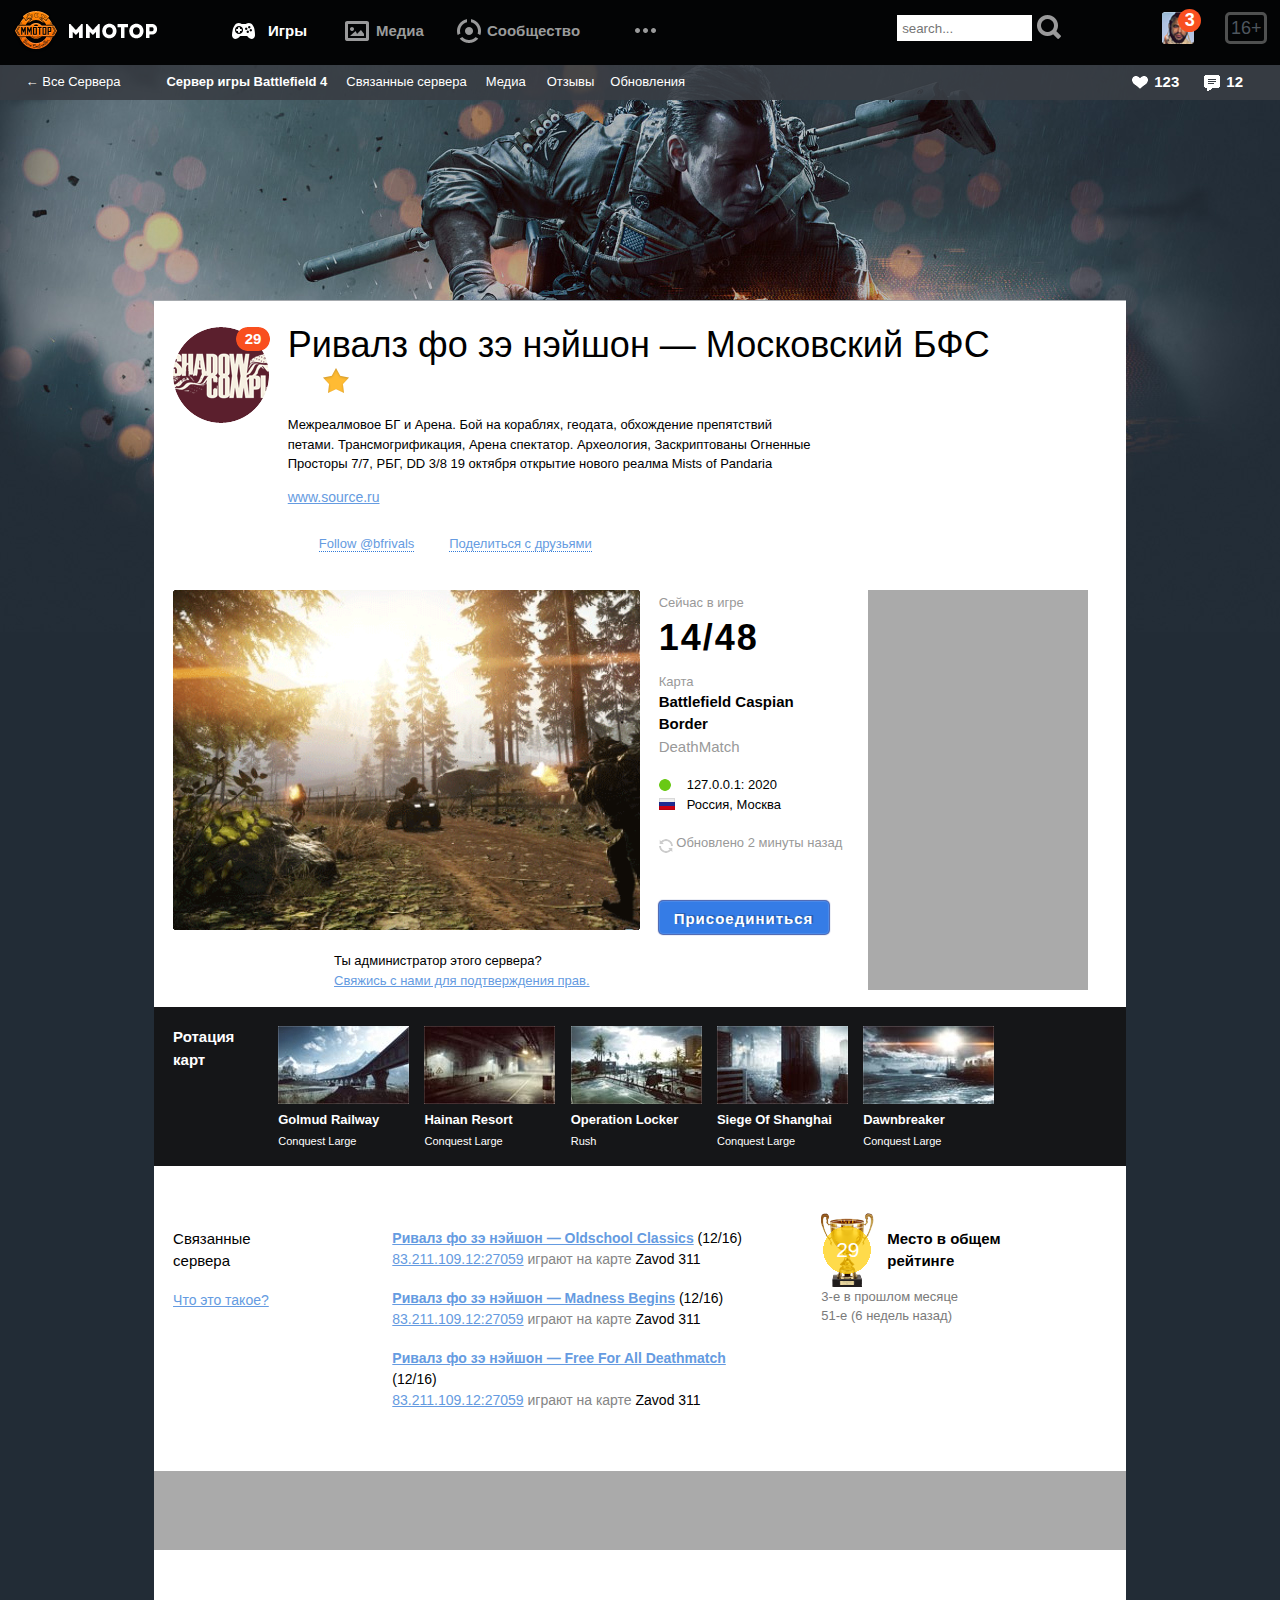
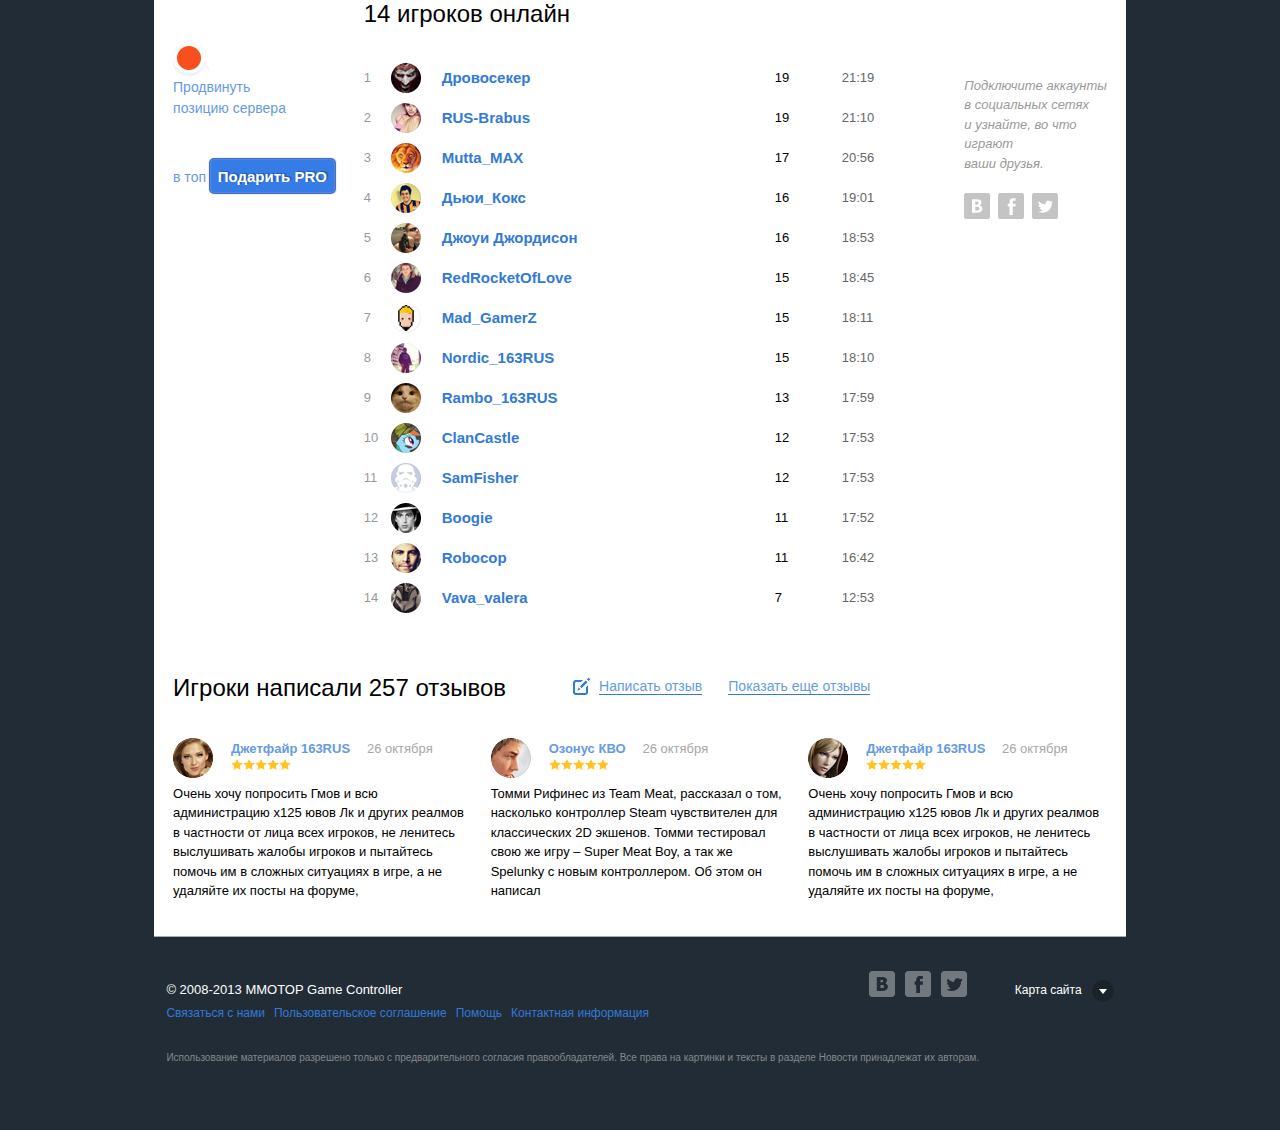
<file: separate.html>
<!DOCTYPE html>
<html>
<head>

<!-- META -->
<meta charset="utf-8">

<!-- FAVICON -->
<link rel="icon" href="/favicon.ico" type="image/x-icon">
<link rel="shortcut icon" href="/favicon.ico" type="image/x-icon">

<!-- SEO -->
<meta name="Description" content="">
<meta name="Rating" content="">
<meta name="Author" content="">
<meta name="Robots" content="index,follow">
<meta name="viewport" content="width=device-width, initial-scale=1.0">

<!-- we can live with IE -->
<!--[if lte IE 9]><script src="http://html5shim.googlecode.com/svn/trunk/html5.js"></script><![endif]-->
<!--[if lt IE 9]>
        <script src="http://css3-mediaqueries-js.googlecode.com/svn/trunk/css3-mediaqueries.js"></script>
<![endif]-->
<!--[if lte IE 8]><link rel="stylesheet" type="text/css" href="css/ie.css" /><![endif]-->
<!--[if lte IE 7]><body class="ie7"><![endif]-->
<!--[if lte IE 6 ]><script type="text/javascript">window.location.href="ie6_close/index_ru.html";</script><![endif]--> 

<!-- CSS -->
<link rel="stylesheet" type="text/css" href="css/reset.css" />
<link rel="stylesheet" type="text/css" href="css/style.css">
<link rel="stylesheet" type="text/css" href="css/responsive.css"> 
<link rel="stylesheet" href="http://netdna.bootstrapcdn.com/font-awesome/4.0.1/css/font-awesome.min.css">


<title>Separate page</title>
</head>
<body>
<!-- шапка-->
<header class="header">
	<div class="header-wrapper clearfix">
		<a class="logo" href="#"><img src="img/main-logo.png" alt="" /></a>
		
		<div class="private_cab">
			<span>16+</span>
			<div class="private_cab-message">
				<a href="#"><img src="img/user-avatar.png" alt=""/><span>3</span></a>
				<ul class="private_cab-sub">
					<li><a href="#">Мирсалихов Руслан <i>Москва</i></a></li>
					<li><a href="#">Мои друзья </a></li>
					<li><a href="#">Сообщения <span>3</span></a></li>
					<li><a href="#">Изменить данные </a></li>
				</ul>
			</div>
		</div>

		<div class="header_menu clearfix">
			<nav class="header_menu-wrapper clearfix">
				<ul class="header_menu-list clearfix">
					<li class="games ">
						<a  class="active" href="#">Игры</a>
						<ul class="games-sub">
							<li><a class="active" href="#">ММО</a></li>
							<li>
								<a class="inners" href="#">Шутеры<img src="img/arrow-menu.png" alt=""/></a>
								<ul class="inners-sub">
									<div class="inners-list">
										<li><a href="#">Crysis 3</a></li>
										<li><a href="#">Age of pandaria</a></li>
										<li><a href="#">Hitman Absolution</a></li>
										<li><a href="#">Halo 4</a></li>
										<li><a href="#">Counter-Strike:GO</a></li>
										<li><a href="#">Modern Warfare 3</a></li>
										<li><a href="#">Battlefield 3</a></li>
									</div>
									<div class="inners-view">
										<p>Aliens: Colonial Marines <br/> потерял позиции в <br/> чарте</p>
									</div>
								</ul>
							</li>
							<li><a href="#">Приключения</a></li>
							<li><a href="#">Аркады</a></li>
							<li><a class="active" href="#">Ролевые</a></li>
							<li><a href="#">Симуляторы</a></li>
							<li><a class="active" href="#">Стратегии</a></li>
						</ul>
					</li>
					<li class="media"><a href="#">Медиа</a></li>
					<li class="community"><a href="#">Сообщество</a></li>
					<li class="other">
						<a href="#"></a>	
						<ul class="other-sub">
							<li><a class="favorites" href="#">Избранное</a></li>
							<li>
								<a href="#">Работа<img src="img/arrow-other.png" alt=""/></a>
								<ul class="work-sub">
									<li><a href="#">sub</a></li>
									<li><a href="#">sub</a></li>
									<li><a href="#">sub</a></li>
								</ul>
							</li>
							<li>
								<a href="#">Помощь<img src="img/arrow-other.png" alt=""/></a>
								<ul class="help-sub">
									<li><a href="#">sub</a></li>
									<li><a href="#">sub</a></li>
									<li><a href="#">sub</a></li>
								</ul>
							</li>
							<li><a href="#">Реклама</a></li>
							<li><a href="#">О проекте</a></li>
						</ul>
					</li>
				</ul>
			</nav>	
		<!-- 	<a href="#"><img src="img/search.png" alt=""/></a> -->
			<button name="search" type="submit"></button>
			<input type="text" placeholder="search..." name="q"/>
		</div>
	</div>
			<div class="header_menu-mobile">
			<a class="logo-mobile" href="#"><img src="img/main-logo.png" alt="" /></a>	
			<div id="menu">
				<nav>
					<h2><i class="fa fa-reorder"></i>Меню</h2>
					<ul>
						<li>
							<a class="games-mobile" href="#"><i class="fa"><img src="img/games-unactive.png" alt=""/></i>Игры</a>
							<h2><i class="fa"></i>Игры</h2>
							<ul class="inners-mobile">
								 <li>
									<a class="active" href="#">ММО</a>
								</li>
								 <li>
									<a href="#">Шутеры</a>
									 <h2><i class="fa"></i>Шутеры</h2>
									<ul class="inners_sub-mobile">
										<li>
											<a href="#">Crysis 3</a>
										</li>
										<li>
											<a href="#">Age of pandoria</a>
										</li>
										<li>
											<a href="#">Hitman Absolution</a>
										</li>
										<li>
											<a href="#">Halo 4</a>
										</li>
										<li>
											<a href="#">Counter-Strike:GO</a>
										</li>
										<li>
											<a href="#">Modern Warfare 3</a>
										</li>
										<li>
											<a href="#">Battlefield 3</a>
										</li>							
									</ul>
								</li>
								 <li>
									<a href="#">Приключения</a>
								</li>
								 <li>
									<a href="#">Аркады</a>
								</li>
								 <li>
									<a class="active" href="#">Ролевые</a>
								</li>
								 <li>
									<a href="#">Симуляторы</a>
								</li>
								 <li>
									<a class="active" href="#">Стратегии</a>
								</li>
							</ul>	
						</li>
						<li>
							<a class="media-mobile" href="#"><i class="fa"><img src="img/media.png" alt=""/></i>Медиа</a>
						</li>
						<li>
							<a class="community-mobile" href="#"><i class="fa"><img src="img/community.png" alt=""/></i>Сообщество</a>
						</li>
						<li>
							<a class="more-mobile" href="#"><i class="fa"><img src="img/more.png" alt=""/></i>Другое</a>
							<h2><i class="fa"></i>Другое</h2>
							<ul>
								<li>
									<a href="#">Работа</a>
									<ul>
										<li><a href="#">sub-1</a></li>
										<li><a href="#">sub-2</a></li>
										<li><a href="#">sub-3</a></li>
									</ul>
								</li>
								<li>
									<a href="#">Помощь</a>
									<ul>
										<li><a href="#">sub-1</a></li>
										<li><a href="#">sub-2</a></li>
										<li><a href="#">sub-3</a></li>
									</ul>
								</li>
								<li><a href="#">Реклама</a></li>
								<li><a href="#">О проекте</a></li>
								
							</ul>
						</li>
						<li>
							<a href="#">Личный кабинет</a>
							<h2><i class="fa"></i>Личный кабинет</h2>
							<ul>
								<li><a href="#">Мирсалихов Руслан<span>Москва</span></a></li>
								<li><a href="#">Мои друзья</a></li>
								<li><a href="#">Сообщения<span class="menu_mobile-message">3</span></a></li>
								<li><a href="#">Изменить данные</a></li>
							</ul>
						</li>
						<li>
							<a class="search-mobile" href="#"><i class="fa"><img src="img/search.png" alt=""/></i>Поиск</a>
						</li>
					</ul>
				</nav>
			</div>

		</div>
</header>
<div class="meta">
	<div class="meta-all">
		<a href="#">&larr; Все Сервера</a>
	</div>
	<div class="meta-likes">
		<ul>
			<li><a href="#"><img src="img/comment-me.png" alt=""/>12</a></li>
			<li><a href="#"><img src="img/like-me.png" alt=""/>123</a></li>
		</ul>
	</div>
	<div class="meta-games">
		<ul class="separate-menu">
			<li class="meta-server"><a class="active" href="index.html">Сервер игры Battlefield 4 </a></li>
			<li class="meta-connect"><a href="#">Связанные сервера</a></li>
			<li class="meta-media" ><a href="#">Медиа </a></li>
			<li class="meta-review"><a href="#">Отзывы</a></li>
			<li class="meta-update"><a href="#">Обновления</a></li>
		</ul>
	</div>
</div>
<!-- END шапка -->

<!-- контент -->
<section class="section">

	<div class="section-container">
		<div class="section-wrap">
			<div class="section_wrap-block">
				<div class="map_info">
					<div class="shadow-box">
						<a href=""><img src="img/shadow-_company-logo.png" alt=""/><span>29</span></a>
					</div>
					<div class="map_info-title">
						<h1>Ривалз фо зэ нэйшон — Московский БФС<img src="img/star-click.png" alt=""/></h1>
						<p>Межреалмовое БГ и Арена. Бой на кораблях, геодата, обхождение препятствий <br/>петами. 
						Трансмогрификация, Арена спектатор. Археология, Заскриптованы Огненные Просторы 7/7, РБГ,
						DD 3/8 19 октября открытие нового реалма Mists of Pandaria  </p>
						<a href="http://source.ru">www.source.ru</a>
							<div class="map_info-connect">
							<a  href="https://twitter.com/dendi" class="twitter twitter-follow-button" data-show-count="true">Follow @bfrivals</a>
							<script>!function(d,s,id){var js,fjs=d.getElementsByTagName(s)[0],p=/^http:/.test(d.location)?'http':'https';if(!d.getElementById(id)){js=d.createElement(s);js.id=id;js.src=p+'://platform.twitter.com/widgets.js';fjs.parentNode.insertBefore(js,fjs);}}(document, 'script', 'twitter-wjs');</script>
							<a href="#">Поделиться с друзьями</a>
						</div>
					</div>
				</div>
				<div class="game_statistic">
					<div class="game_statistic-img">
						<img src="img/map-img.png" alt=""/>
						<div class="game_statistic-caption">
							<p>Ты администратор этого сервера? </p>
							<a href="#">Свяжись с нами для подтверждения прав.</a>
						</div>
					</div>
					<div class="game_statistic-info">
						<span>Сейчас в игре</span>
						<p class="online">14/48</p>
						<span>Карта</span>
						<p>Battlefield Caspian Border</p>
						<span class="match-type" >DeathMatch    </span>
						<ul>
							<li class="type-ip" >127.0.0.1: 2020</li>
							<li class="type-country">Россия, Москва</li>
						</ul>
						<span class="type-load"><img src="img/loading.png" alt=""/> Обновлено 2 минуты назад</span>
						<a class="button button--big button-blue"" href="#">Присоединиться</a>
					</div>
					<div class="game_statistic-aside">
						<img src="img/separate-block.png" alt=""/>
					</div>
				</div>
				<div class="map_rotation">
					<p>Ротация <br/> карт</p>
					<ul>
						<li>
							<a href="#">
								<figure>
									<img src="img/map-img-1.jpg" alt=""/>
								</figure>
								<figcaption>	
									<p>Golmud Railway</p>
									<span>Conquest Large</span>
								</figcaption>
							</a>
						</li>
						<li>
							<a href="#">
								<figure>
									<img src="img/map-img-2.jpg" alt=""/>
								</figure>
								<figcaption>	
									<p>Hainan Resort </p>
									<span>Conquest Large</span>
								</figcaption>						
							</a>
						</li>
						<li>
							<a href="#">
								<figure>
									<img src="img/map-img-3.jpg" alt=""/>
								</figure>
								<figcaption>	
									<p>Operation Locker</p>
									<span>Rush</span>
								</figcaption>
							</a>
						</li>
						<li>
							<a href="#">
								<figure>
									<img src="img/map-img-4.jpg" alt=""/>
								</figure>
								<figcaption>	
									<p>Siege Of Shanghai</p>
									<span>Conquest Large</span>
								</figcaption>
							</a>
						</li>
						<li>
							<a href="#">
								<figure>
									<img src="img/map-img-5.jpg" alt=""/>
								</figure>
								<figcaption>	
									<p>Dawnbreaker</p>
									<span>Conquest Large</span>
								</figcaption>
							</a>
						</li>
					</ul>
				</div>
				<div class="servers_connect">
					<div class="servers_connect-about">
						<p>Связанные <br/>сервера</p>
						<a href="#">Что это такое?</a>
					</div>
					<div class="servers_connect-list">
						<ul>
							<li><a href="#">Ривалз фо зэ нэйшон — Oldschool Classics</a><span> (12/16)</span></li>
							<li><a class="normal"  href="#">83.211.109.12:27059</a><span><i> играют на карте </i>Zavod 311</span></li>
							<li><a href="#">Ривалз фо зэ нэйшон — Madness Begins</a><span> (12/16)</span></li>
							<li><a class="normal"  href="#">83.211.109.12:27059</a><span><i> играют на карте </i>Zavod 311 </span></li>
							<li><a href="#">Ривалз фо зэ нэйшон — Free For All Deathmatch</a><span> (12/16)</span></li>
							<li><a class="normal" href="#">83.211.109.12:27059</a><span><i> играют на карте </i>Zavod 311 </span></li>
						</ul>
					</div>
					<div class="server_connect-position">
						<div class="server_connect-place">
							<img src="img/separate-price.png" alt=""/>
							<div class="server_connect-caption">
								<span></span>
								<i>29</i>
							</div>
							<p>Место в общем <br/>рейтинге</p>
						</div>
						<span>3-е в прошлом месяце </span>
						<span>51-е (6 недель назад)</span>
					</div>
				</div>
				<div class="separate-slice">
					<img src="img/separate-slice.png" alt=""/>
				</div>
				<div class="rating_wrapper">
					<div class="rating_wrapper-top">
						<div class="rating_wrapper-arrow"></div>
						<a href="#">Продвинуть<br/> позицию сервера<br/> в топ</a>
						<a class="button button--big button--blue" href="#">Подарить PRO</a>
					</div>
					<div class="rating_wrapper-table">
						<h4>14 игроков онлайн</h4>
						<table>
							<tr>
								<td  class="rating-count">1</td>
								<td class="rating-img"><img src="img/rating-1.png" alt=""/></td>
								<td class="rating-name"><a href="#">Дровосекер</a></td>
								<td class="rating-point">19</td>
								<td  class="rating-time">21:19</td>
							</tr>
							<tr>
								<td class="rating-count">2</td>
								<td class="rating-img"><img src="img/rating-2.png" alt=""/></td>
								<td class="rating-name"><a href="#">RUS-Brabus</a></td>
								<td class="rating-point">19</td>
								<td class="rating-time">21:10</td>
							</tr>	
							<tr>
								<td class="rating-count">3</td>
								<td class="rating-img"><img src="img/rating-3.png" alt=""/></td>
								<td class="rating-name"><a href="#">Mutta_MAX</a></td>
								<td class="rating-point">17</td>
								<td class="rating-time">20:56</td>
							</tr>
							<tr>
								<td class="rating-count">4</td>
								<td class="rating-img"><img src="img/rating-4.png" alt=""/></td>
								<td class="rating-name"><a href="#">Дьюи_Кокс</a></td>
								<td class="rating-point">16</td>
								<td class="rating-time">19:01</td>
							</tr>
							<tr>
								<td class="rating-count">5</td>
								<td class="rating-img"><img src="img/rating-5.png" alt=""/></td>
								<td class="rating-name"><a href="#">Джоуи Джордисон</a></td>
								<td class="rating-point">16</td>
								<td class="rating-time">18:53</td>
							</tr>
							<tr>
								<td class="rating-count">6</td>
								<td class="rating-img"><img src="img/rating-6.png" alt=""/></td>
								<td class="rating-name"><a href="#">RedRocketOfLove</a></td>
								<td class="rating-point">15</td>
								<td class="rating-time">18:45</td>
							</tr>
							<tr>
								<td class="rating-count">7</td>
								<td class="rating-img"><img src="img/rating-7.png" alt=""/></td>
								<td class="rating-name"><a href="#">Mad_GamerZ</a></td>
								<td class="rating-point">15</td>
								<td class="rating-time">18:11</td>
							</tr>
							<tr>
								<td class="rating-count">8</td>
								<td class="rating-img"><img src="img/rating-8.png" alt=""/></td>
								<td class="rating-name"><a href="#">Nordic_163RUS</a></td>
								<td class="rating-point">15</td>
								<td class="rating-time">18:10</td>
							</tr>
							<tr>
								<td class="rating-count">9</td>
								<td class="rating-img"><img src="img/rating-9.png" alt=""/></td>
								<td class="rating-name"><a href="#">Rambo_163RUS</a></td>
								<td class="rating-point">13</td>
								<td class="rating-time">17:59</td>
							</tr>
							<tr>
								<td class="rating-count">10</td>
								<td class="rating-img"><img src="img/rating-10.png" alt=""/></td>
								<td class="rating-name"><a href="#">ClanCastle</a></td>
								<td class="rating-point">12</td>
								<td class="rating-time">17:53</td>
							</tr>
							<tr>
								<td class="rating-count">11</td>
								<td class="rating-img"><img src="img/rating-11.png" alt=""/></td>
								<td class="rating-name"><a href="#">SamFisher</a></td>
								<td class="rating-point">12</td>
								<td class="rating-time">17:53</td>
							</tr>
							<tr>
								<td class="rating-count">12</td>
								<td class="rating-img"><img src="img/rating-12.png" alt=""/></td>
								<td class="rating-name"><a href="#">Boogie</a></td>
								<td class="rating-point">11</td>
								<td class="rating-time">17:52</td>
							</tr>
							<tr>
								<td class="rating-count">13</td>
								<td class="rating-img"><img src="img/rating-13.png" alt=""/></td>
								<td class="rating-name"><a href="#">Robocop</a></td>
								<td class="rating-point">11</td>
								<td class="rating-time">16:42</td>
							</tr>
							<tr>
								<td class="rating-count">14</td>
								<td class="rating-img"><img src="img/rating-14.png" alt=""/></td>
								<td class="rating-name"><a href="#">Vava_valera</a></td>
								<td class="rating-point">7</td>
								<td class="rating-time">12:53</td>
							</tr>						
						</table>
					</div>
					<aside>
						<p>Подключите аккаунты <br/> в социальных сетях <br/> и узнайте, во что играют <br/>ваши друзья.</p>
						<a href="#"><img src="img/social-vk.png" alt=""/></a>
						<a href="#"><img src="img/social-facebook.png" alt=""/></a>
						<a href="#"><img src="img/social-twitter.png" alt=""/></a>
					</aside>
				</div>
				<div class="comments-wrapper">
					<div class="comments_wrapper-top">
						<h4>Игроки написали 257 отзывов</h4>
						<ul>
							<li class="write-comment" ><a href="#">Написать отзыв  </a></li>
							<li><a href="#"> Показать еще отзывы</a></li>
						</ul>
					</div>
					<div class="comments_wrapper-block">
						<div class="comments_wrapper-list">
							<article>
								<div class="comments_wrapper-title">
									<figure>
										<img src="img/comment-1.png" alt=""/>
									</figure>
									<div class="comments_wrapper_date">	
										<a href="#">Джетфайр 163RUS</a>
										<span> 26 октября</span>
										<ul>
											<li class="active"></li>
											<li class="active"></li>
											<li class="active"></li>
											<li class="active"></li>
											<li class="active"></li>
										</ul>
									</div>	
								</div>
								<figcaption>
									<p>Очень хочу попросить Гмов и всю администрацию х125 ювов Лк и других реалмов
									в частности от лица всех игроков, не ленитесь выслушивать жалобы игроков и пытайтесь
									помочь им в сложных ситуациях в игре, а не удаляйте их посты на форуме,</p>
								</figcaption>
							</article>
						</div>
						<div class="comments_wrapper-list">
							<article>
								<div class="comments_wrapper-title">
									<figure>
										<img src="img/comment-2.png" alt=""/>
									</figure>
									<div class="comments_wrapper_date">
										<a href="#">Озонус КВО</a>
										<span> 26 октября</span>
										<ul>
											<li class="active"></li>
											<li class="active"></li>
											<li class="active"></li>
											<li class="active"></li>
											<li class="active"></li>
										</ul>
									</div>
								</div>
								<figcaption>
									<p>Томми Рифинес из Team Meat, рассказал о том, насколько контроллер Steam чувствителен
									для классических 2D экшенов. Томми тестировал свою же игру – Super Meat Boy, 
									а так же Spelunky с новым контроллером. Об этом он написал </p>
								</figcaption>
							</article>
						</div>
						<div class="comments_wrapper-list">
							<article>
								<div class="comments_wrapper-title">
									<figure>
										<img src="img/comment-3.png" alt=""/>
									</figure>
									<div class="comments_wrapper_date">
										<a href="#">Джетфайр 163RUS  </a>
										<span> 26 октября</span>
										<ul>
											<li class="active"></li>
											<li class="active"></li>
											<li class="active"></li>
											<li class="active"></li>
											<li class="active"></li>
										</ul>
									</div>
								</div>
								<figcaption>
									<p>Очень хочу попросить Гмов и всю администрацию х125 ювов Лк и других реалмов
									в частности от лица всех игроков, не ленитесь выслушивать жалобы игроков и пытайтесь
									помочь им в сложных ситуациях в игре, а не удаляйте их посты на форуме,</p>
								</figcaption>
							</article>
						</div>					
					</div>
				</div>
			</div>
		</div>
	</div>
</section>	
<!-- футтер  -->
<footer class="footer">
	<div class="footer-wrapper">
		<div class="footer-info clearfix">
			<span>©  2008-2013 MMOTOP Game Controller </span>
			<a href="#">Карта сайта<img src="img/read-more.png" alt=""/></a>
			<ul class="social ">
				<li><a href="#"><img src="img/vk-footer.png" alt=""/></a></li>
				<li><a href="#"><img src="img/facebook-footer.png" alt=""/></a></li>
				<li><a href="#"><img src="img/twitter-footer.png" alt=""/></a></li>
			</ul>
		</div>
		<ul>
			<li><a href="#">Связаться с нами</a></li>
			<li><a href="#">Пользовательское соглашение</a></li>
			<li><a href="#">Помощь</a></li>
			<li><a href="#">Контактная информация</a></li>
		</ul>
		<span>Использование материалов разрешено только с предварительного согласия правообладателей.
			Все права на картинки и тексты в разделе Новости принадлежат их авторам.</span>
	</div>

</footer>
<!-- END футтер -->

	<!-- JS -->
	<script src="js/libs/jquery-1.7.1.min.js" type="text/javascript"></script>
	<script type="text/javascript" src="http://oss.maxcdn.com/libs/modernizr/2.6.2/modernizr.min.js"></script> 
	<script src="js/libs/respond.js" type="text/javascript"></script>
	<script src="js/libs/jquery.multilevelpushmenu.min.js" type="text/javascript"></script>
	<script src="js/libs/basichtml.js" type="text/javascript"></script> 
	<script src="js/main.js" type="text/javascript"></script>
	
</body>
</html>
</file>
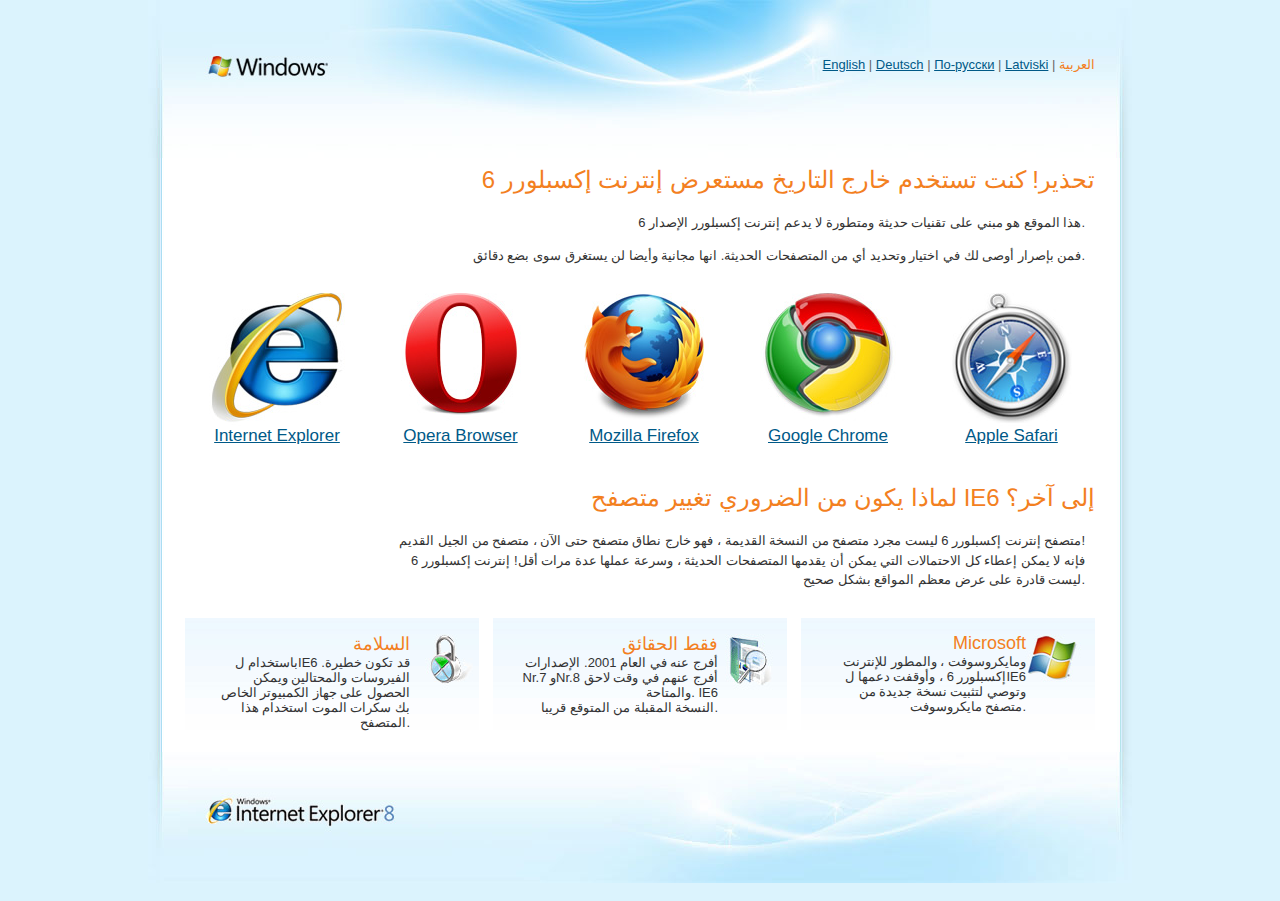
<file: ie6_close/index_ae.html>
<!DOCTYPE HTML PUBLIC "-//W3C//DTD HTML 4.01 Transitional//EN" "http://www.w3.org/TR/html4/loose.dtd">
<html>
<head>
<title>Internet Explorer 6</title>
<meta http-equiv="Content-Type" content="text/html; charset=utf-8">
<meta name="description" content="Internet Explorer 6">
<meta name="keywords" content="Internet Explorer 6">
<link rel="stylesheet" type="text/css" href="css/style.css">
<link rel="icon" href="img/favicon.ico" type="image/x-icon">
<link rel="SHORTCUT ICON" href="img/favicon.ico">
</head>
<body style="text-align:right">
<div id="header">
  <div class="content">
    <div id="lang"> <a href="index.html">English</a> | <a href="index_de.html">Deutsch</a> | <a href="index_ru.html">По-русски</a> | <a href="index_lv.html">Latviski</a> | <span>العربية</span> </div>
  </div>
</div>
<div id="main">
  <div class="content">
    <h1>تحذير! كنت تستخدم خارج التاريخ مستعرض إنترنت إكسبلورر 6</h1>
    <p>هذا الموقع هو مبني على تقنيات حديثة ومتطورة لا يدعم إنترنت إكسبلورر الإصدار 6.</p>
    <p>فمن بإصرار أوصى لك في اختيار وتحديد أي من المتصفحات الحديثة. انها مجانية وأيضا لن يستغرق سوى بضع دقائق.</p>
    <br>
    <table class="brows" width="100%" border="0" cellpadding="0" cellspacing="0">
      <tr>
        <td><a href="http://www.microsoft.com/windows/Internet-explorer/default.aspx" target="_blank"><img src="img/ie.jpg" alt="Internet Explorer" width="184" height="133" border="0"></a></td>
        <td><a href="http://www.opera.com/download/" target="_blank"><img src="img/op.jpg" width="183" height="133"  border="0" alt="Opera Browser"></a></td>
        <td><a href="http://www.mozilla.com/firefox/" target="_blank"><img src="img/mf.jpg" width="184" height="133"  border="0" alt="Mozilla Firefox"></a></td>
        <td><a href="http://www.google.com/chrome" target="_blank"><img src="img/gc.jpg" width="184" height="133"  border="0" alt="Google Chrome"></a></td>
        <td><a href="http://www.apple.com/safari/download/" target="_blank"><img src="img/as.jpg" width="183" height="133"  border="0" alt="Apple Safari"></a></td>
      </tr>
      <tr>
        <td align="center"><a href="http://www.microsoft.com/windows/Internet-explorer/default.aspx" target="_blank">Internet Explorer</a></td>
        <td align="center"><a href="http://www.opera.com/download/" target="_blank">Opera Browser</a></td>
        <td align="center"><a href="http://www.mozilla.com/firefox/" target="_blank">Mozilla Firefox</a></td>
        <td align="center"><a href="http://www.google.com/chrome" target="_blank">Google Chrome</a></td>
        <td align="center"><a href="http://www.apple.com/safari/download/" target="_blank">Apple Safari</a></td>
      </tr>
    </table>
    <br>
    <br>
    <h2>لماذا يكون من الضروري تغيير متصفح IE6 إلى آخر؟</h2>
    <p> متصفح إنترنت إكسبلورر 6 ليست مجرد متصفح من النسخة القديمة ، فهو خارج نطاق متصفح حتى الآن ، متصفح من الجيل القديم! <br>
      فإنه لا يمكن إعطاء كل الاحتمالات التي يمكن أن يقدمها المتصفحات الحديثة ، وسرعة عملها عدة مرات أقل! إنترنت إكسبلورر 6 <br>
      ليست قادرة على عرض معظم المواقع بشكل صحيح. </p>
    <br>
    <table width="100%" border="0" cellpadding="0" cellspacing="0">
      <tr>
        <td id="td1" style="padding-right:69px; width:200px"><h3>السلامة</h3>
          باستخدام لIE6 قد تكون خطيرة. الفيروسات والمحتالين ويمكن الحصول على جهاز الكمبيوتر الخاص بك سكرات الموت استخدام هذا 
          المتصفح. </td>
        <td>&nbsp;</td>
        <td id="td2" style="padding-right:69px; width:200px"><h3>فقط الحقائق</h3>
          أفرج عنه في العام 2001. الإصدارات Nr.7 وNr.8 أفرج عنهم في وقت لاحق والمتاحة. IE6<br>
          النسخة المقبلة من المتوقع قريبا.</td>
        <td>&nbsp;</td>
        <td id="td3" style="padding-right:69px; width:200px"><h3>Microsoft</h3>
          ومايكروسوفت ، والمطور للإنترنت إكسبلورر 6 ، وأوقفت دعمها لIE6 وتوصي لتثبيت نسخة جديدة من متصفح مايكروسوفت.</td>
      </tr>
    </table>
  </div>
</div>
<div id="footer">
  <div class="content"></div>
</div>
</body>
</html>
</file>
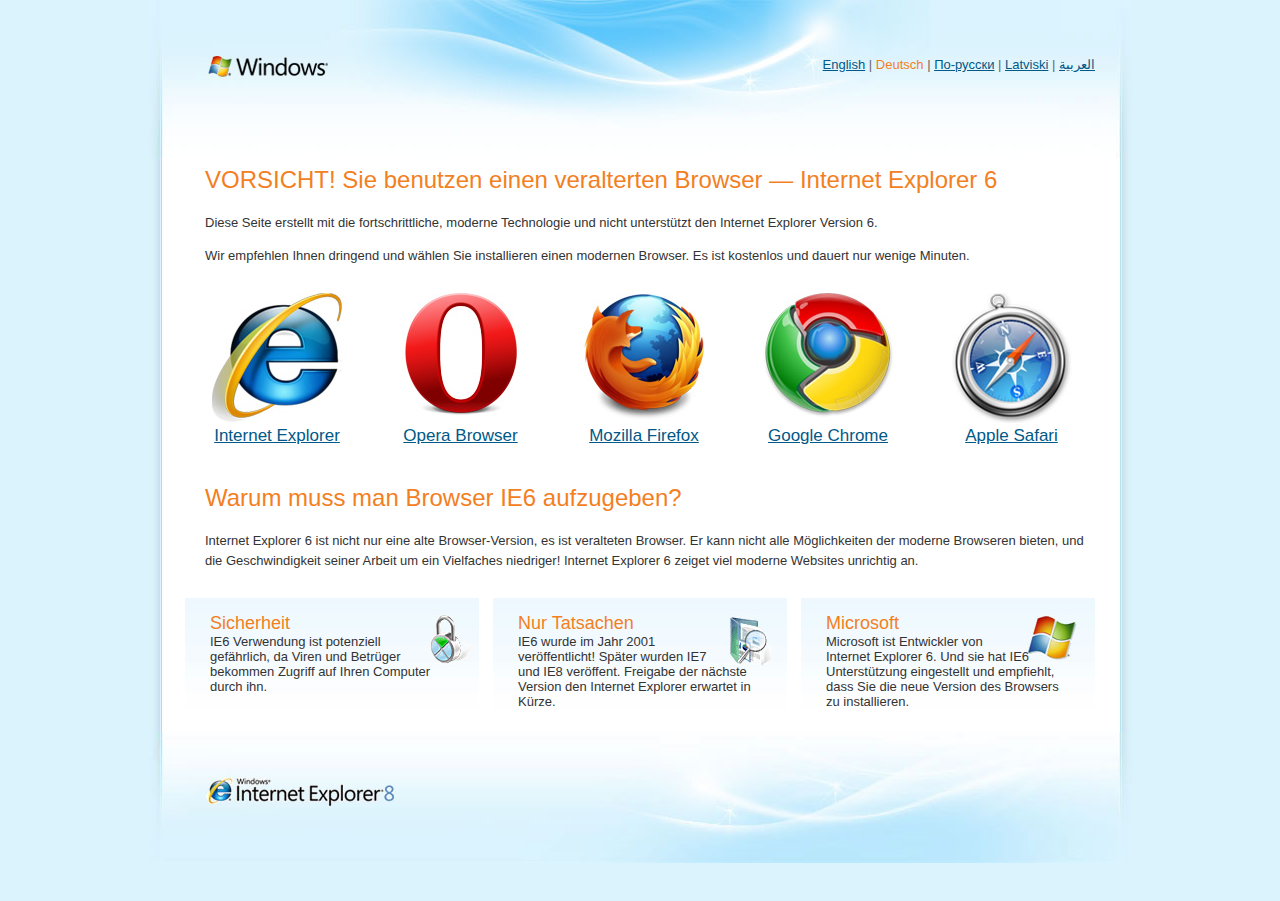
<file: ie6_close/index_de.html>
<!DOCTYPE HTML PUBLIC "-//W3C//DTD HTML 4.01 Transitional//EN" "http://www.w3.org/TR/html4/loose.dtd">
<html>
<head>
<title>Internet Explorer 6</title>
<meta http-equiv="Content-Type" content="text/html; charset=utf-8">
<meta name="description" content="Internet Explorer 6">
<meta name="keywords" content="Internet Explorer 6">
<link rel="stylesheet" type="text/css" href="css/style.css">
<link rel="icon" href="img/favicon.ico" type="image/x-icon">
<link rel="SHORTCUT ICON" href="img/favicon.ico">
</head>
<body>
<div id="header">
  <div class="content">
    <div id="lang"> <a href="index.html">English</a> | <span>Deutsch</span> | <a href="index_ru.html">По-русски</a> | <a href="index_lv.html">Latviski</a> | <a href="index_ae.html">العربية</a> </div>
  </div>
</div>
<div id="main">
  <div class="content">
    <h1>VORSICHT! Sie benutzen einen veralterten Browser — Internet Explorer 6</h1>
    <p>Diese Seite erstellt mit die fortschrittliche, moderne Technologie und nicht unterstützt den Internet Explorer Version 6.</p>
    <p>Wir empfehlen Ihnen dringend und wählen Sie installieren einen modernen Browser. Es ist kostenlos und dauert nur wenige Minuten.</p>
    <br>
    <table class="brows" width="100%" border="0" cellpadding="0" cellspacing="0">
      <tr>
        <td><a href="http://www.microsoft.com/windows/Internet-explorer/default.aspx" target="_blank"><img src="img/ie.jpg" alt="Internet Explorer" width="184" height="133" border="0"></a></td>
        <td><a href="http://www.opera.com/download/" target="_blank"><img src="img/op.jpg" width="183" height="133"  border="0" alt="Opera Browser"></a></td>
        <td><a href="http://www.mozilla.com/firefox/" target="_blank"><img src="img/mf.jpg" width="184" height="133"  border="0" alt="Mozilla Firefox"></a></td>
        <td><a href="http://www.google.com/chrome" target="_blank"><img src="img/gc.jpg" width="184" height="133"  border="0" alt="Google Chrome"></a></td>
        <td><a href="http://www.apple.com/safari/download/" target="_blank"><img src="img/as.jpg" width="183" height="133"  border="0" alt="Apple Safari"></a></td>
      </tr>
      <tr>
        <td align="center"><a href="http://www.microsoft.com/windows/Internet-explorer/default.aspx" target="_blank">Internet Explorer</a></td>
        <td align="center"><a href="http://www.opera.com/download/" target="_blank">Opera Browser</a></td>
        <td align="center"><a href="http://www.mozilla.com/firefox/" target="_blank">Mozilla Firefox</a></td>
        <td align="center"><a href="http://www.google.com/chrome" target="_blank">Google Chrome</a></td>
        <td align="center"><a href="http://www.apple.com/safari/download/" target="_blank">Apple Safari</a></td>
      </tr>
    </table>
    <br>
    <br>
    <h2>Warum muss man Browser IE6 aufzugeben? </h2>
    <p> Internet Explorer 6 ist nicht nur eine alte Browser-Version, es ist veralteten Browser. Er kann nicht alle Möglichkeiten der moderne Browseren bieten, und die Geschwindigkeit seiner Arbeit um ein Vielfaches niedriger! Internet Explorer 6 zeiget viel moderne Websites unrichtig an.</p>
    <br>
    <table width="100%" border="0" cellpadding="0" cellspacing="0">
      <tr>
        <td id="td1"><h3>Sicherheit</h3>
         IE6 Verwendung ist potenziell<br>
gefährlich, da Viren und Betrüger bekommen Zugriff auf Ihren Computer durch ihn.</td>
        <td>&nbsp;</td>
        <td id="td2"><h3>Nur Tatsachen</h3>
          IE6 wurde im Jahr 2001<br>
veröffentlicht! Später wurden IE7<br>
und IE8 veröffent. Freigabe der nächste Version den Internet Explorer erwartet in Kürze.</td>
        <td>&nbsp;</td>
        <td id="td3"><h3>Microsoft</h3>
         Microsoft ist Entwickler von<br>
Internet Explorer 6. Und sie hat IE6 Unterstützung eingestellt und empfiehlt, dass Sie die neue Version des Browsers zu installieren.</td>
      </tr>
    </table>
  </div>
</div>
<div id="footer">
  <div class="content"></div>
</div>
</body>
</html>
</file>
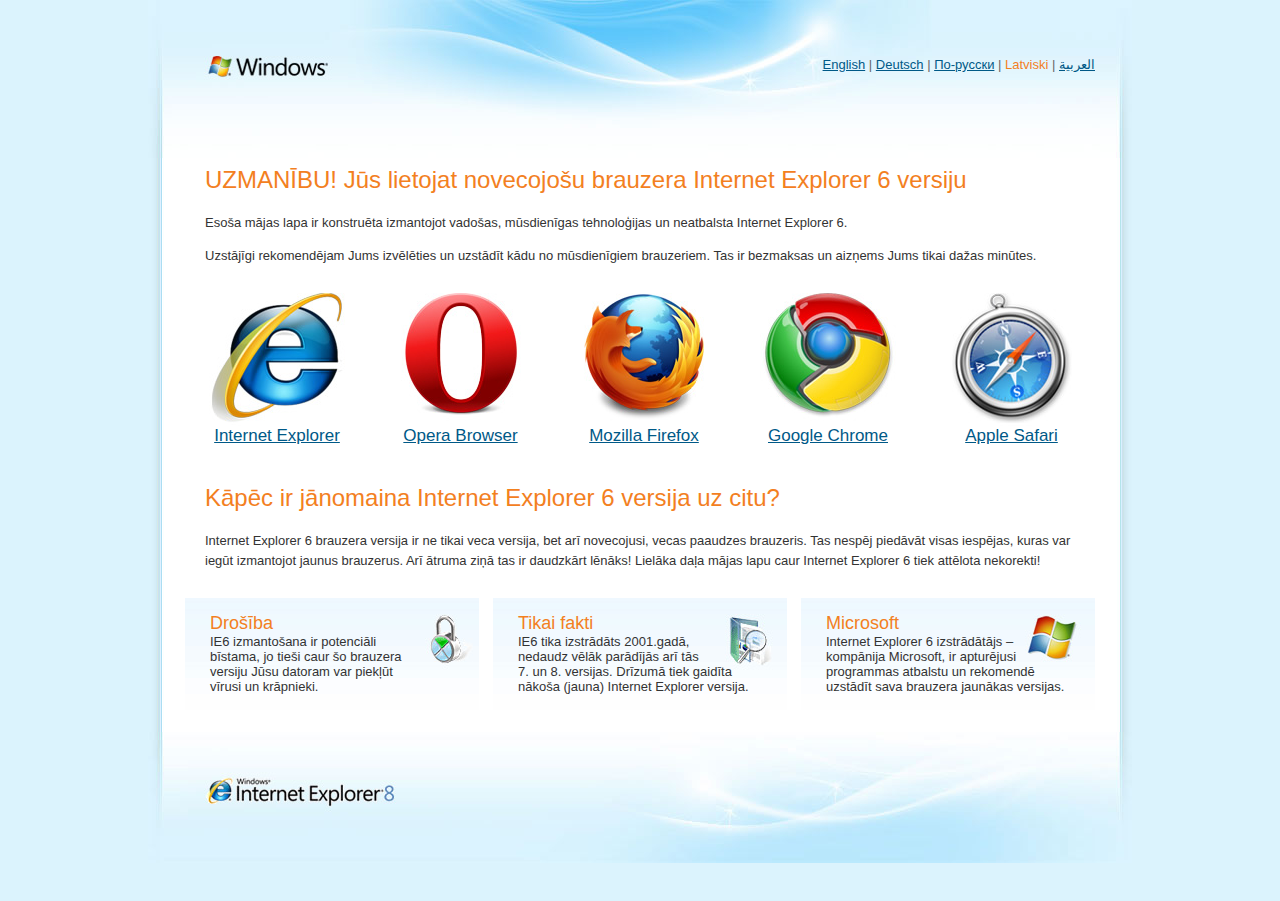
<file: ie6_close/index_lv.html>
<!DOCTYPE HTML PUBLIC "-//W3C//DTD HTML 4.01 Transitional//EN" "http://www.w3.org/TR/html4/loose.dtd">
<html>
<head>
<title>Internet Explorer 6</title>
<meta http-equiv="Content-Type" content="text/html; charset=utf-8">
<meta name="description" content="Internet Explorer 6">
<meta name="keywords" content="Internet Explorer 6">
<link rel="stylesheet" type="text/css" href="css/style.css">
<link rel="icon" href="img/favicon.ico" type="image/x-icon">
<link rel="SHORTCUT ICON" href="img/favicon.ico">
</head>
<body>
<div id="header">
  <div class="content">
    <div id="lang"> <a href="index.html">English</a> | <a href="index_de.html">Deutsch</a> | <a href="index_ru.html">По-русски</a> | <span>Latviski</span> | <a href="index_ae.html">العربية</a> </div>
  </div>
</div>
<div id="main">
  <div class="content">
    <h1>UZMANĪBU! Jūs lietojat novecojošu brauzera Internet Explorer 6 versiju</h1>
    <p>Esoša mājas lapa ir konstruēta izmantojot vadošas, mūsdienīgas tehnoloģijas un neatbalsta Internet Explorer 6. </p>
    <p>Uzstājīgi rekomendējam Jums izvēlēties un uzstādīt kādu no mūsdienīgiem brauzeriem. Tas ir bezmaksas un aizņems Jums tikai dažas minūtes. </p>
    <br>
    <table class="brows" width="100%" border="0" cellpadding="0" cellspacing="0">
      <tr>
        <td><a href="http://www.microsoft.com/windows/Internet-explorer/default.aspx" target="_blank"><img src="img/ie.jpg" alt="Internet Explorer" width="184" height="133" border="0"></a></td>
        <td><a href="http://www.opera.com/download/" target="_blank"><img src="img/op.jpg" width="183" height="133"  border="0" alt="Opera Browser"></a></td>
        <td><a href="http://www.mozilla.com/firefox/" target="_blank"><img src="img/mf.jpg" width="184" height="133"  border="0" alt="Mozilla Firefox"></a></td>
        <td><a href="http://www.google.com/chrome" target="_blank"><img src="img/gc.jpg" width="184" height="133"  border="0" alt="Google Chrome"></a></td>
        <td><a href="http://www.apple.com/safari/download/" target="_blank"><img src="img/as.jpg" width="183" height="133"  border="0" alt="Apple Safari"></a></td>
      </tr>
      <tr>
        <td align="center"><a href="http://www.microsoft.com/windows/Internet-explorer/default.aspx" target="_blank">Internet Explorer</a></td>
        <td align="center"><a href="http://www.opera.com/download/" target="_blank">Opera Browser</a></td>
        <td align="center"><a href="http://www.mozilla.com/firefox/" target="_blank">Mozilla Firefox</a></td>
        <td align="center"><a href="http://www.google.com/chrome" target="_blank">Google Chrome</a></td>
        <td align="center"><a href="http://www.apple.com/safari/download/" target="_blank">Apple Safari</a></td>
      </tr>
    </table>
    <br>
    <br>
    <h2>Kāpēc ir jānomaina Internet Explorer 6 versija uz citu?</h2>
    <p>Internet Explorer 6 brauzera versija ir ne tikai veca versija, bet arī novecojusi, vecas paaudzes brauzeris. Tas nespēj piedāvāt visas iespējas, kuras var iegūt izmantojot jaunus brauzerus. Arī ātruma ziņā tas ir daudzkārt lēnāks! Lielāka daļa mājas lapu caur Internet Explorer 6 tiek attēlota nekorekti! </p>
    <br>
    <table width="100%" border="0" cellpadding="0" cellspacing="0">
      <tr>
        <td id="td1"><h3>Drošība</h3>
          IE6 izmantošana ir potenciāli<br>
          bīstama,
          jo tieši caur šo brauzera<br>
          versiju Jūsu datoram var piekļūt<br>
          vīrusi un krāpnieki. </td>
        <td>&nbsp;</td>
        <td id="td2"><h3>Tikai fakti</h3>
          IE6 tika izstrādāts 2001.gadā,<br>
          nedaudz vēlāk parādījās arī tās<br>
          7. un 8. versijas. Drīzumā tiek gaidīta nākoša (jauna) Internet Explorer versija. </td>
        <td>&nbsp;</td>
        <td id="td3"><h3>Microsoft</h3>
          Internet Explorer 6 izstrādātājs – kompānija Microsoft, ir apturējusi programmas atbalstu un rekomendē uzstādīt sava brauzera jaunākas versijas.</td>
      </tr>
    </table>
  </div>
</div>
<div id="footer">
  <div class="content"></div>
</div>
</body>
</html>
</file>
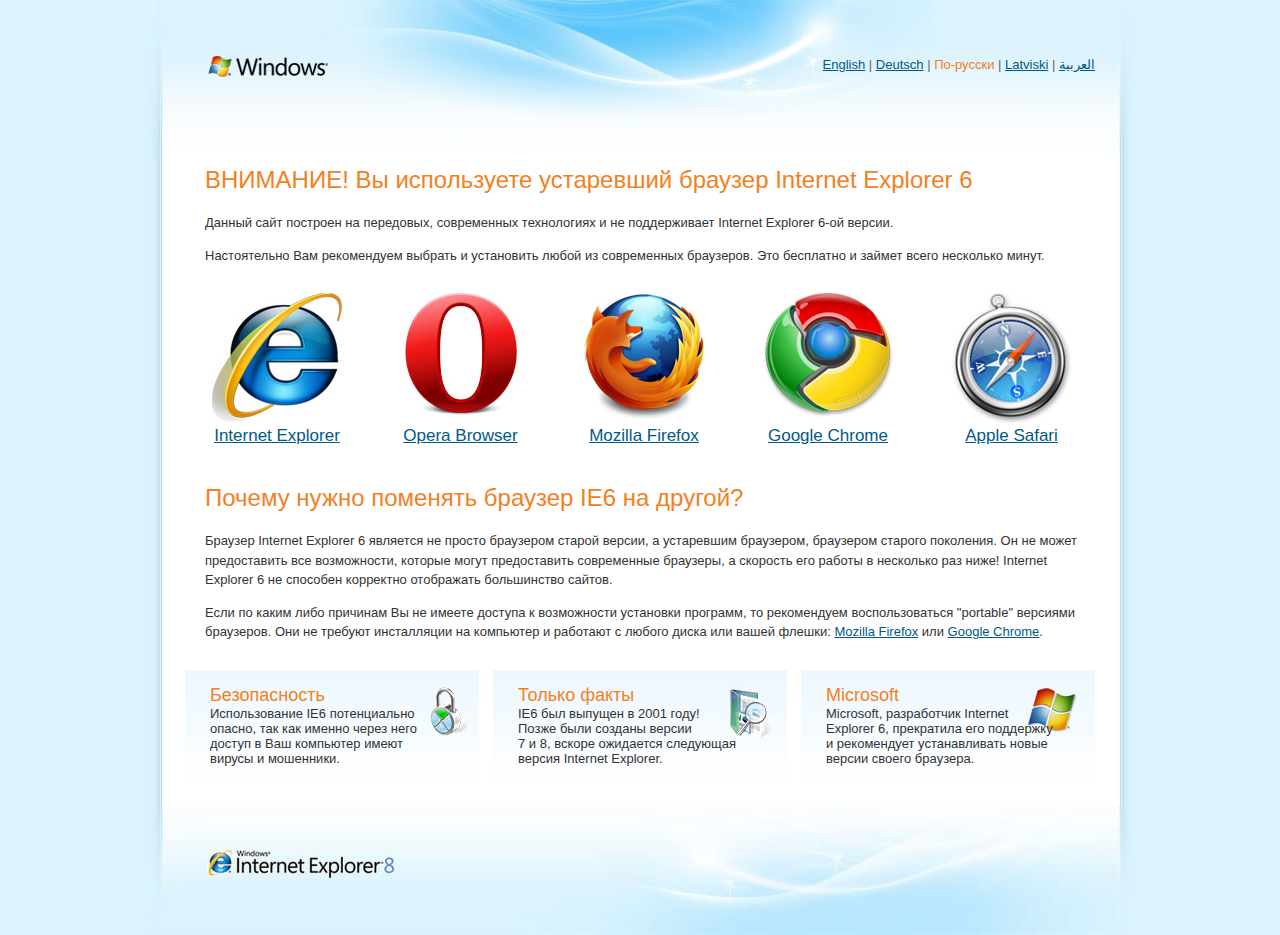
<file: ie6_close/index_ru.html>
<!DOCTYPE HTML PUBLIC "-//W3C//DTD HTML 4.01 Transitional//EN" "http://www.w3.org/TR/html4/loose.dtd">
<html>
<head>
<title>Internet Explorer 6</title>
<meta http-equiv="Content-Type" content="text/html; charset=utf-8">
<meta name="description" content="Internet Explorer 6">
<meta name="keywords" content="Internet Explorer 6">
<link rel="stylesheet" type="text/css" href="css/style.css">
<link rel="icon" href="img/favicon.ico" type="image/x-icon">
<link rel="SHORTCUT ICON" href="img/favicon.ico">
</head>
<body>
<div id="header">
  <div class="content">
    <div id="lang"> <a href="index.html">English</a> | <a href="index_de.html">Deutsch</a> | <span>По-русски</span> | <a href="index_lv.html">Latviski</a> | <a href="index_ae.html">العربية</a> </div>
  </div>
</div>
<div id="main">
  <div class="content">
    <h1>ВНИМАНИЕ! Вы используете устаревший браузер Internet Explorer 6</h1>
    <p>Данный сайт построен на передовых, современных технологиях и не поддерживает Internet Explorer 6-ой версии.</p>
    <p>Настоятельно Вам рекомендуем выбрать и установить любой из современных браузеров. Это бесплатно и займет всего несколько минут.</p>
    <br>
    <table class="brows" width="100%" border="0" cellpadding="0" cellspacing="0">
      <tr>
        <td><a href="http://www.microsoft.com/windows/Internet-explorer/default.aspx" target="_blank"><img src="img/ie.jpg" alt="Internet Explorer" width="184" height="133" border="0"></a></td>
        <td><a href="http://www.opera.com/download/" target="_blank"><img src="img/op.jpg" width="183" height="133"  border="0" alt="Opera Browser"></a></td>
        <td><a href="http://www.mozilla.com/firefox/" target="_blank"><img src="img/mf.jpg" width="184" height="133"  border="0" alt="Mozilla Firefox"></a></td>
        <td><a href="http://www.google.com/chrome" target="_blank"><img src="img/gc.jpg" width="184" height="133"  border="0" alt="Google Chrome"></a></td>
        <td><a href="http://www.apple.com/safari/download/" target="_blank"><img src="img/as.jpg" width="183" height="133"  border="0" alt="Apple Safari"></a></td>
      </tr>
      <tr>
        <td align="center"><a href="http://www.microsoft.com/windows/Internet-explorer/default.aspx" target="_blank">Internet Explorer</a></td>
        <td align="center"><a href="http://www.opera.com/download/" target="_blank">Opera Browser</a></td>
        <td align="center"><a href="http://www.mozilla.com/firefox/" target="_blank">Mozilla Firefox</a></td>
        <td align="center"><a href="http://www.google.com/chrome" target="_blank">Google Chrome</a></td>
        <td align="center"><a href="http://www.apple.com/safari/download/" target="_blank">Apple Safari</a></td>
      </tr>
    </table>
    <br>
    <br>
    <h2>Почему нужно поменять браузер IE6 на другой?</h2>
    <p>Браузер Internet Explorer 6 является не просто браузером старой версии, а устаревшим браузером, браузером старого поколения. Он не может предоставить все возможности, которые могут предоставить современные браузеры, а скорость его работы в несколько раз ниже! Internet Explorer 6 не способен корректно отображать большинство сайтов.</p>
    <p>Если по каким либо причинам Вы не имеете доступа к возможности установки программ, то рекомендуем воспользоваться "portable" версиями браузеров. Они не требуют инсталляции на компьютер и работают с любого диска или вашей флешки: <a href="http://portableapps.com/apps/internet/firefox_portable" target="_blank">Mozilla Firefox</a> или <a href="http://portableapps.com/apps/internet/google_chrome_portable" target="_blank">Google Chrome</a>.</p>
    <br>
    <table width="100%" border="0" cellpadding="0" cellspacing="0">
      <tr>
        <td id="td1"><h3>Безопасность </h3>
          Использование IE6 потенциально опасно, так как именно через него доступ в Ваш компьютер имеют вирусы и мошенники.</td>
        <td>&nbsp;</td>
        <td id="td2"><h3>Только факты</h3>
          IE6 был выпущен в 2001 году!<br>
          Позже были созданы версии<br>
          7 и 8, вскоре ожидается следующая версия Internet Explorer.</td>
        <td>&nbsp;</td>
        <td id="td3"><h3>Microsoft</h3>
          Microsoft, разработчик
          Internet<br>
          Explorer 6, прекратила его поддержку <br>
          и рекомендует устанавливать новые версии своего браузера. </td>
      </tr>
    </table>
  </div>
</div>
<div id="footer">
  <div class="content"></div>
</div>
</body>
</html>
</file>
<file: css/ie.css>
.meta{background:none repeat scroll 0 0 #383d44;-ms-filter:"progid:DXImageTransform.Microsoft.Alpha(Opacity=90)";filter:alpha(opacity=90)}.section .meta .meta-games{padding:0;position:absolute}.section .meta .meta-games ul{overflow:hidden}.active_point{-ms-filter:"progid:DXImageTransform.Microsoft.Alpha(Opacity=0)";filter:alpha(opacity=0)}.active_point.active{-ms-filter:"progid:DXImageTransform.Microsoft.Alpha(Opacity=100)";filter:alpha(opacity=100)}.section-content_list li a:hover .active_point{-ms-filter:"progid:DXImageTransform.Microsoft.Alpha(Opacity=100)";filter:alpha(opacity=100)}.slide-shadow{-ms-filter:"progid:DXImageTransform.Microsoft.Alpha(Opacity=0)";filter:alpha(opacity=0)}.content_servers{margin:0 0 0 160px}.content_servers-list a{position:relative}.content_servers-list img{position:absolute}.content_servers-list li{margin:0 16px 20px 0;border:1px solid #C3C5C6;*display:inline !important;zoom:1 !important;vertical-align:top;width:160px}.content_servers-item.no-active span{display:block;padding-left:20px}.content_servers-item.no-active span img{display:block;position:absolute;left:10px}.active_pro{height:40px;position:absolute;right:-4px;top:100px;width:37px}.header{position:relative;z-index:3000}.section{position:relative;z-index:1000}.content_servers-item.no-active .active_pro{position:absolute;top:100px;right:-24px !important}.content_servers-item{position:relative}.content_servers-item.no-active figure{width:inherit}.ie7 #menu{width:100%}.ie7 #menu ul{width:300px}.ie7 #menu ul li{padding-left:15px;padding-right:15px}.ie7 .multilevelpushmenu_wrapper{width:300px}.ie7 .section .section-content_list{width:978px}.ie7 .section .section-content_list li{width:163px}.ie7 .games{position:relative !important}.ie7 .games-sub{top:100%;left:0;width:213px}.ie7 .games-sub a img{position:absolute;width:5px;height:9px;right:5px}.ie7 .other{position:absolute !important;margin-left:55px !important}.ie7 .other a img{position:absolute;width:5px;height:8px;right:5px}.ie7 .other-sub{top:100%;left:0}.ie7 .private_cab-message{position:relative !important}.ie7 .private_cab-sub{top:95%;right:0}.ie7 .inners-sub{width:606px !important}.ie7 .inners-list{position:absolute;top:0;left:0px;width:213px}.ie7 .inners-list li{width:100% !important;position:relative;left:-18px;top:0;height:40px !important}.ie7 .inners-list li a{margin:0 !important}.ie7 .inners-view{float:right !important}.ie7 .ie7 .section .content-other .content-list{width:840px}.ie7 .section .content-other li{width:140px}.ie7 .section .content-other li ~ li{margin-left:16px}.ie7 .social{width:108px}.ie7 .social li{width:26px !important}.ie7 .section .section-content_list .section-content_item:hover{cursor:pointer}.terms-check{background:url(img/checkbox.png) no-repeat scroll 0 100%;position:relative;cursor:pointer;display:block;height:20px;margin:44px 0 0;padding:0 0 0 24px;behavior:url(pie/PIE.htc)}a.button{background:#357ce6;position:relative;border-radius:4px 4px 4px 4px;behavior:url(pie/PIE.htc)}a.button:hover{border-radius:4px 4px 4px 4px;behavior:url(pie/PIE.htc)}a.button:active{border-radius:4px 4px 4px 4px;behavior:url(pie/PIE.htc)}.ie7 .fa-reorder{background:url("../img/icon-center.png") 0 0 no-repeat !important;width:21px;height:24px}.ie7 .iconSpacing_ltr{background:url("../img/icon-left.png") 0 0 no-repeat !important;width:6px;height:11px;vertical-align:middle}.ie7 .fa-angle-right{background:url("../img/icon-right.png") 0 0 no-repeat !important;width:6px;height:11px;vertical-align:middle}.ie7 #menu ul li .games-mobile img{margin-top:-15px}.section .section-container .section-wrap .section_wrap-block .rating_wrapper .rating_wrapper-top .rating_wrapper-arrow{height:36px;overflow:hidden;width:36px;background:url("../img/separate-arrow.png") no-repeat !important}.section .section-container .section-wrap .section_wrap-block .map_info span{background:url("../img/game-views.png") no-repeat !important}.section .section-container .section-wrap .section_wrap-block .servers_connect .server_connect-position .server_connect-place span{-ms-filter:"progid:DXImageTransform.Microsoft.Alpha(Opacity=70)";filter:alpha(opacity=70)}.ie7 .section .section-container .section-wrap .section_wrap-block .servers_connect .server_connect-position .server_connect-place .server_connect-caption{position:absolute}.ie7 .section .section-container .section-wrap .section_wrap-block .servers_connect .server_connect-position .server_connect-place span{position:absolute;z-index:2000;-ms-filter:"progid:DXImageTransform.Microsoft.Alpha(Opacity=70)";filter:alpha(opacity=70)}.ie7 .section .section-container .section-wrap .section_wrap-block .servers_connect .server_connect-position .server_connect-place i{position:absolute;z-index:2001;width:100% !important;text-align:center;left:0}
</file>
<file: css/style.css>
html{height:100%}body{background:#222c36 url("../img/content-bg.jpg") 50% 0px no-repeat;font-family:Arial, Helvetica sans-serif;color:#000;font-size:14px;min-height:100%;line-height:1.5}a{color:#000;text-decoration:none}h1{font-size:32px}h2{font-size:24px}h3{font-size:19px}h4{font-size:16px}h5{font-size:13px}h6{font-size:11px}.clearfix:before,.clearfix:after{content:"\0020";display:block;height:0;visibility:hidden}.clearfix:after{clear:both}.clearfix{zoom:1}code{font-family:"Courier New", Courier, monospace;color:#000}blockquote{font-style:italic;background:#ccc;margin-left:20px}input[name="q"]{border:none;width:130px;height:26px;float:right;margin-top:15px;padding:0;margin-right:5px;outline:none;padding-left:5px}form{position:relative}.clear{clear:both}button[type="submit"]{width:24px;height:26px;float:right;margin-top:15px;border:none;background:url("../img/search.png") no-repeat;cursor:pointer}a.button{line-height:1;text-align:center;font-size:14px;position:relative;border:1px solid #4a89e9;-webkit-box-shadow:0 0 1px 1px #405dad;-moz-box-shadow:0 0 1px 1px #405dad;box-shadow:0 0 1px 1px #405dad;text-shadow:2px -1px #2860af;background:#357ce6;-webkit-border-radius:4px;-moz-border-radius:4px;-ms-border-radius:4px;-o-border-radius:4px;border-radius:4px;padding:9px 15px 7px 14px;margin-bottom:15px;display:block;color:#fff;font-weight:bold;letter-spacing:1px}a.button:hover{background:#3396fd;background:-moz-linear-gradient(top, #3396fd 0%, #3578e4 77%);background:-webkit-gradient(linear, left top, left bottom, color-stop(0%, #3396fd), color-stop(77%, #3578e4));background:-webkit-linear-gradient(top, #3396fd 0%, #3578e4 77%);background:-o-linear-gradient(top, #3396fd 0%, #3578e4 77%);background:-ms-linear-gradient(top, #3396fd 0%, #3578e4 77%);background:linear-gradient(to bottom, #3396fd 0%,#3578e4 77%);filter:progid:DXImageTransform.Microsoft.gradient(startColorstr='#3396fd', endColorstr='#3578e4',GradientType=0 )}a.button:active{background:#3576e2;background:-moz-linear-gradient(top, #3576e2 0%, #3584ee 77%);background:-webkit-gradient(linear, left top, left bottom, color-stop(0%, #3576e2), color-stop(77%, #3584ee));background:-webkit-linear-gradient(top, #3576e2 0%, #3584ee 77%);background:-o-linear-gradient(top, #3576e2 0%, #3584ee 77%);background:-ms-linear-gradient(top, #3576e2 0%, #3584ee 77%);background:linear-gradient(to bottom, #3576e2 0%,#3584ee 77%);filter:progid:DXImageTransform.Microsoft.gradient(startColorstr='#3576e2', endColorstr='#3584ee',GradientType=0 )}header{background:#030405;width:100%;margin:0 auto}header .header-wrapper{padding-bottom:6px;height:100%;width:1280px;margin:0 auto}header .header-wrapper .header_menu{margin:0 auto;height:100%;width:938px}header .header-wrapper .header_menu nav.header_menu-wrapper{margin-left:-4px;float:left}header .header-wrapper .header_menu nav.header_menu-wrapper a{margin:0;float:none;padding-bottom:9px}header .header-wrapper .private_cab{float:right;margin:12px 16px 0 0;width:155px}header .header-wrapper .private_cab .private_cab-message{position:relative;float:right;margin-right:30px}header .header-wrapper .private_cab .private_cab-message span{border:none;color:#fff;line-height:24px;position:absolute;left:50%;bottom:50%;width:23px;height:23px;background:#f94f1f;-webkit-border-radius:100%;-moz-border-radius:100%;-ms-border-radius:100%;-o-border-radius:100%;border-radius:100%;line-height:23px}header .header-wrapper .private_cab .private_cab-message a:hover ~ .private_cab-sub{display:block}header .header-wrapper .private_cab .private_cab-message .private_cab-sub{position:absolute;margin:0;border:1px solid #e5e5e5;right:0;display:none;background:#ffffff;z-index:1000}header .header-wrapper .private_cab .private_cab-message .private_cab-sub:hover{display:block}header .header-wrapper .private_cab .private_cab-message .private_cab-sub li{position:relative}header .header-wrapper .private_cab .private_cab-message .private_cab-sub li ~ li a{font-weight:lighter;border-top:1px solid #e5e5e5;padding:14px 0 8px 20px}header .header-wrapper .private_cab .private_cab-message .private_cab-sub li a{padding:20px 0 10px 20px;width:212px;color:#000}header .header-wrapper .private_cab .private_cab-message .private_cab-sub i{display:block;font-size:13px;color:#7d7f82;line-height:1.5}header .header-wrapper .private_cab .private_cab-message .private_cab-sub span{top:50%;margin-top:-12px;left:100%;margin-left:-31px}header .header-wrapper .private_cab span{float:right;text-align:center;line-height:26px;border:3px solid #4f5050;-webkit-border-radius:5px;-moz-border-radius:5px;-ms-border-radius:5px;-o-border-radius:5px;border-radius:5px;display:inline-block;width:36px;height:26px;font-size:18px;color:#4e565e}header .logo{float:left;margin:10px 3px 0 16px;width:152px}header .header_menu-list{height:100%;margin:19px 0 0 44px}header .header_menu-list li{float:left;position:relative}header a{display:inline-block;color:#9a9b9b;font-size:15px;text-decoration:none;font-weight:bold}header .games .active{color:#fff;background:url("../img/games.png") 0px 3.5px no-repeat}header .games a:hover ~ .games-sub{display:block}header .games .games-sub{position:relative;background:#27292f;position:absolute;z-index:1000;margin:0;display:none;top:32px}header .games .games-sub:hover{display:block}header .games .games-sub .inners img{float:right;line-height:24px;margin-top:3px}header .games .games-sub li{border:1px solid #27292f;float:none}header .games .games-sub li ~ li{border-top:1px solid #23252a;position:relative}header .games .games-sub li ~ li:before{content:"";position:absolute;border-top:1px solid #32343a;z-index:-1;top:0px;left:0;width:100%}header .games .games-sub li a{line-height:1;color:#fff;font-size:15px;width:213px;-webkit-box-sizing:border-box;-moz-box-sizing:border-box;box-sizing:border-box;padding:13px 5px 8px 37px !important;background:url("../img/star-menu-simple.png") 7px 50% no-repeat}header .games .games-sub li a:active{background:url("../img/star-menu-active.png") 7px 50% no-repeat}header .games .games-sub li a:hover ~ .inners-sub{display:block}header .games .games-sub li .inners-sub{display:none;width:606px;background:#27292f;margin:0;position:absolute;left:100%;top:-39px;z-index:1000;border-left:1px solid #23252a}header .games .games-sub li .inners-sub a{background:none;padding:14px 5px 9px 17px !important}header .games .games-sub li .inners-sub:hover{display:block}header .games .games-sub li .inners-sub .inners-list{float:left}header .games .games-sub li .inners-sub .inners-list a{color:#999999;font-size:13px}header .games .games-sub li .inners-sub .inners-list a:hover{color:#fff}header .games .games-sub li .inners-sub .inners-view{background:url("../img/aliens.png") no-repeat;float:left;width:391px;height:266px;position:relative}header .games .games-sub li .inners-sub .inners-view p{position:absolute;color:#000;font-size:15px;bottom:20px;left:24px;font-weight:bold}header .games .games-sub img.double-sub{margin-right:12px}header .games .games-sub a.active{background:url("../img/star-menu-active.png") 7px 50% no-repeat !important}header .games a{background:url("../img/games.png") 0px 3.5px no-repeat;line-height:24px;padding-left:36px}header .games a:hover ~ .games-sub{display:block}header .games a:hover{color:#fff;background:url("../img/games.png") 0px 3.5px no-repeat}header .media{margin-left:38px}header .media a{background:url("../img/media.png") 0px 2px no-repeat;line-height:24px;padding-left:31px}header .media a:hover{color:#fff;background:url("../img/media.png") 0px 2px no-repeat}header .community{margin-left:33px}header .community a{line-height:24px;background:url("../img/community.png") no-repeat;padding-left:30px}header .community a:hover{color:#fff;background:url("../img/community.png") no-repeat}header .other:hover .other-sub{display:block}header .other a{line-height:24px;background:url("../img/more.png") 100% 9px no-repeat;padding-left:55px;width:21px;height:24px}header .other a:hover{background:url("../img/more.png") 100% 9px no-repeat}header .other .other-sub{position:absolute;display:none;background:#fff;z-index:1001;margin:0;line-height:1;left:12px;border:1px solid #e5e5e5}header .other .other-sub:hover{display:block}header .other .other-sub img{float:right;margin:8px 14px 0 0}header .other .other-sub .favorites{background:url("../img/star-favourites.png") 20px 50% no-repeat;padding-left:42px;width:190px}header .other .other-sub li ~ li{border-top:1px solid #e5e5e5}header .other .other-sub li{float:none;position:relative;width:232px}header .other .other-sub li a{display:block;color:#000;padding:12px 0 10px 20px;width:212px}header .other .other-sub li a.favorites{color:#999999;font-size:13px}header .other .other-sub li a:hover ~ .work-sub{display:block}header .other .other-sub li a:hover ~ .help-sub{display:block}header .other .other-sub .work-sub{background:#fff;display:none;position:absolute;left:100%;top:0;margin:0;width:230px;border-left:1px solid #e5e5e5}header .other .other-sub .work-sub:hover{display:block}header .other .other-sub .help-sub{background:#fff;display:none;position:absolute;left:100%;top:0;margin:0;border-left:1px solid #e5e5e5;width:230px}header .other .other-sub .help-sub:hover{display:block}.meta{width: 1280px; margin: 0 auto; padding:7px  0;overflow:hidden;background:rgba(56,61,68,0.9)}.meta .meta-wrapper{width:1280px;margin:0 auto}.meta a{font-size:13px;color:#fff}.meta a:hover{text-decoration:underline}.meta .meta-all{margin-left:18px;float:left}.meta .meta-add{margin-right:30px;float:right}.meta .meta-games{margin:0 170px}.meta .meta-games a{margin-right:21px}.meta .meta-games a.active{font-weight:bold}.meta .meta-box{float:left}.section-container{width:100%}.section-wrapper{width:978px;margin:0 auto}.section{width:1280px;margin:0 auto}.section .game_info{position:relative;margin-bottom:33px;padding:22px 20px 0;overflow:hidden}.section .game_info .game_info-number{float:left;position:relative}.section .game_info .game_info-number span{color:#fff}.section .game_info .game_info-number img{position:relative;bottom:0}.section .game_info .game_info-number span{-webkit-border-radius:22px;-moz-border-radius:22px;-ms-border-radius:22px;-o-border-radius:22px;border-radius:22px;font-size:15px;font-weight:bold;text-align:center;line-height:23px;position:absolute;bottom:148px;right:-11px;width:33px;height:23px;background:#f94f1f}.section .game_info-description{height:auto;float:left;width:520px;color:#fff;margin:0px  39px  0}.section .game_info-description span{display:inline-block;margin-top:20px}.section .game_info-description h1{margin-bottom:14px;letter-spacing:1px}.section .game_info-description p{line-height:1.5;font-size:13px;word-spacing:1px}.section .game_info-buy{margin-top:62px;float:left}.section .game_info-buy a span{line-height:1.5;color:#fff;text-decoration:underline}.section .caption-info{-webkit-transition:bottom 0.5s ease;-moz-transition:bottom 0.5s ease;-o-transition:bottom 0.5s ease;transition:bottom 0.5s ease}.section .section-content_list{background:transparent;line-height:1.5;text-align:left;overflow:hidden}.section .section-content_list li{float:left;width:163px;height:200px}.section .section-content_list li a{width:100%;height:inherit}.section .section-content_list li a:hover .active_point{opacity:1}.section .section-content_list li a:hover .slide-shadow{opacity:1}.section .section-content_list li:hover span{bottom:10px}.section .section-content_list li:hover .caption-info{bottom:55px}.section .section-content_list .active_point{width:50px;height:50px;position:absolute;top:7px;left:10px;margin:0;opacity:0;background:url("../img/map-active.png") no-repeat;-webkit-transition:opacity 0.3s ease;-moz-transition:opacity 0.3s ease;-o-transition:opacity 0.3s ease;transition:opacity 0.3s ease}.section .section-content_list .active_point.active{opacity:1}.section .section-content_list .slide-shadow.active{opacity:1}.section .section-content_list .slide-shadow{-webkit-transition:opacity 0.3s ease;-moz-transition:opacity 0.3s ease;-o-transition:opacity 0.3s ease;transition:opacity 0.3s ease;opacity:0;width:100%;height:200px;background:url("../img/shadow-slide.png") no-repeat;position:absolute;top:0;left:0}.section .section-content_list .section-content_item{position:relative;float:left}.section .section-content_list .section-content_item figure{position:relative;height:inherit}.section .section-content_list .section-content_item figcaption{position:absolute;bottom:10px;left:0;color:#fff;padding:0px 12px}.section .section-content_list h3{font-size:13px;font-weight:bold}.section .section-content_list p{font-size:13px;margin-bottom:2px}.section .section-content_list p ~ p{font-size:11px}.section .section-content_list span{-webkit-transition:bottom 0.3s ease;-moz-transition:bottom 0.3s ease;-o-transition:bottom 0.3s ease;transition:bottom 0.3s ease;display:inline-block;font-size:11px;position:absolute;bottom:-100px}.section .section-content_list span img{margin-right:7px;vertical-align:middle}.section .section-content_list span i{vertical-align:middle}.section .box-info{position:absolute;bottom:16px;padding:0 10px;color:#fff}.section .section-content_main{padding:20px 20px 20px 20px;background:#f4f6f8}.section .section-content_main .gray_box{width:100%}.section .section-content_main .gray_box img{width:100%}.section .section-content_main p{margin:0 0 18px 160px;font-size:13px}.section .section-content_main p span{font-weight:bold}.section .section-content_main p a{font-weight:bold;margin-left:10px}.section .section-content_main p a.active{color:#327ad7;border-bottom:1px dashed #327ad7}.section .section-content_main .content_box{margin-top:34px;overflow:hidden}.section .section-content_main .content_box aside{float:right;width:220px}.section .section-content_main .content_box aside p{margin:33px 0 20px 0;line-height:1.5;font-style:italic;color:#666666}.section .section-content_main .content_box aside a{margin-right:13px}.section .section-content_main .content_box-nav{width:140px;float:left}.section .section-content_main .content_box-nav p{margin:0}.section .section-content_main .content_box-nav h5{margin-top:49px;font-size:15px;font-weight:bold}.section .section-content_main .content_box-nav ul li{margin-top:9px}.section .section-content_main .content_box-nav ul li a{color:#327ad7;font-size:13px;font-weight:bold;text-decoration:underline}.section .section-content_main .content_box-nav ul li a:hover{color:#72a4e3}.section .section-content_main .content_box-nav .find_container select{display:block}.section .section-content_main .content_box-nav .find_container .find_container-select{border:1px solid black;height:32px;margin-bottom:5px}.section .section-content_main .content_box-nav .find_container span{font-size:13px}.section .section-content_main .content_box-nav .find_container p{font-size:11px;color:#6f7070;font-style:italic;line-height:1.5;margin-top:6px}.section .content_servers{margin:0 0 0 160px}.section .content_servers .content_servers-list li{display:inline-block;vertical-align:top}.section .content_servers .content_servers-item{position:relative;display:inline-block;width:160px;height:200px;margin:0 16px 20px 0;vertical-align:top;-webkit-border-radius:4px;-moz-border-radius:4px;-ms-border-radius:4px;-o-border-radius:4px;border-radius:4px;-webkit-box-shadow:1px 1px 3px 1px #c3c5c6;-moz-box-shadow:1px 1px 3px 1px #c3c5c6;box-shadow:1px 1px 3px 1px #c3c5c6;overflow:hidden}.section .content_servers .content_servers-item figure{width:100%}.section .content_servers .content_servers-item .figcaption-info{position:absolute;bottom:0;-webkit-transition:all 0.5s ease;-moz-transition:all 0.5s ease;-o-transition:all 0.5s ease;transition:all 0.5s ease}.section .content_servers .content_servers-item:hover span.country-ip{bottom:-3px}.section .content_servers .content_servers-item:hover figure img{top:-100%}.section .content_servers .content_servers-item:hover .active_point{display:none}.section .content_servers .content_servers-item:hover .figcaption-info{bottom:110px}.section .content_servers .content_servers-item figure img{position:absolute;top:0;-webkit-transition:top 0.4s ease-in-out;-moz-transition:top 0.4s ease-in-out;-o-transition:top 0.4s ease-in-out;transition:top 0.4s ease-in-out}.section .content_servers .content_servers-item figcaption{width:100%;height:100%;padding:0 10px;line-height:1.3;position:absolute;bottom:15px}.section .content_servers .content_servers-item figcaption span.country-ip{display:inline;width:100%;bottom:-30px;position:absolute;margin:0;-webkit-transition:bottom 0.5s ease;-moz-transition:bottom 0.5s ease;-o-transition:bottom 0.5s ease;transition:bottom 0.5s ease}.section .content_servers .content_servers-item figcaption span.country-ip img{position:static;margin-right:4px}.section .content_servers .content_servers-item figcaption p{margin:0 0 3px 0}.section .content_servers .content_servers-item figcaption span{display:inline-block;margin-top:60px;color:#327ad7;font-size:12px}.section .content_servers .content_servers-item figcaption span img{margin-right:4px}.section .content_servers .content_servers-item figcaption h3{font-size:13px;font-weight:bold;margin-bottom:5px}.section .content_servers .content_servers-item figcaption p{font-size:13px}.section .content_servers .content_servers-item figcaption p ~ p{font-size:11px}.section .content_servers .content_servers-item .active_point{width:50px;height:50px;position:absolute;top:7px;left:10px;margin:0;opacity:0;background:url("../img/map-active.png") no-repeat;-webkit-transition:opacity 0.3s ease;-moz-transition:opacity 0.3s ease;-o-transition:opacity 0.3s ease;transition:opacity 0.3s ease}.section .content_servers .content_servers-item .active_point.active{opacity:1}.section .content_servers .content_servers-item .active_pro{width:37px;height:40px;position:absolute;top:100px;right:-4px;background:url("../img/pro-img.png") no-repeat}.section .content_servers .paginator{margin-top:41px;overflow:hidden}.section .content_servers .paginator li{float:left}.section .content_servers .paginator li a{color:#666666;padding:10px 13px  10px 11px;display:block;line-height:1;border:1px solid #edeff1;border-top:1px solid #f4f6f8}.section .content_servers .paginator li a:hover{border:1px solid #eaecee;border-top:1px solid #f4f6f8}.section .content_servers .paginator li a:active{border:1px solid #2770b1 !important;color:#fff;background:#3074b0;background:-moz-linear-gradient(top, #3074b0 0%, #3784c9 77%);background:-webkit-gradient(linear, left top, left bottom, color-stop(0%, #3074b0), color-stop(77%, #3784c9));background:-webkit-linear-gradient(top, #3074b0 0%, #3784c9 77%);background:-o-linear-gradient(top, #3074b0 0%, #3784c9 77%);background:-ms-linear-gradient(top, #3074b0 0%, #3784c9 77%);background:linear-gradient(to bottom, #3074b0 0%,#3784c9 77%);filter:progid:DXImageTransform.Microsoft.gradient(startColorstr='#3074b0', endColorstr='#3784c9',GradientType=0 )}.section .content_servers .paginator li a.page-normal{border-left:1px solid #f4f6f8}.section .content_servers .paginator li a.page-last{-webkit-border-radius:5px;-moz-border-radius:5px;-ms-border-radius:5px;-o-border-radius:5px;border-radius:5px;border:1px solid #edeff1;border-top:1px solid #f4f6f8}.section .content_servers .paginator li a.page-last:active{color:#fff}.section .content_servers .paginator li a.page-right{border-left:1px solid #f4f6f8;margin-right:10px;-moz-border-radius-topright:5px;-webkit-border-top-right-radius:5px;border-top-right-radius:5px;-moz-border-radius-bottomright:5px;-webkit-border-bottom-right-radius:5px;border-bottom-right-radius:5px}.section .content_servers .paginator li a.page-left{-moz-border-radius-topleft:5px;-webkit-border-top-left-radius:5px;border-top-left-radius:5px;-moz-border-radius-bottomleft:5px;-webkit-border-bottom-left-radius:5px;border-bottom-left-radius:5px}.section .content_servers .paginator li a.page-active{color:#fff;background:#3784c9;border:1px solid #2770b1}.section .content-other{overflow:hidden;margin-top:87px;line-height:1.5}.section .content-other .content-list{overflow:hidden}.section .content-other li{height:140px;float:left}.section .content-other li ~ li{margin-left:19.6px}.section .content-other a{height:inherit}.section .content-other span{display:inline-block;font-size:24px;font-weight:bold;margin-bottom:14px}.section .content-other figure{position:relative;height:inherit;width:inherit}.section .content-other figcaption{position:absolute;left:0;bottom:6px;padding:0 12px}.section .content-other figcaption span{font-size:13px;font-weight:normal;margin:0;color:#fff}.section .content-other p{font-size:13px;margin:0;font-weight:bold;color:#fff}footer{margin:0 auto;color:#fff}footer .footer-wrapper{width:938px;overflow:hidden;padding:0 170px;margin:0 auto}footer .footer-wrapper .footer-info{margin-top:43px}footer .footer-wrapper .footer-info a{font-size:12px;color:#6a7178}footer .footer-wrapper .footer-info span{color:#fff;font-size:13px;float:left;margin:0}footer .footer-wrapper .footer-info .social{overflow:hidden;margin-top:-9px;margin-right:100px;float:right}footer .footer-wrapper .footer-info .social li{margin:0 0 0 10px}footer .footer-wrapper .footer-info .social a img{margin:0}footer .footer-wrapper .footer-info a{float:right;color:#fff;vertical-align:middle}footer .footer-wrapper .footer-info a img{margin-left:10px;vertical-align:middle}footer .footer-wrapper ul{overflow:hidden}footer .footer-wrapper ul li{margin-right:9px;float:left}footer .footer-wrapper ul li a{color:#327ad7;font-size:12px}footer .footer-wrapper ul li a:hover{color:#5893de;text-decoration:underline}footer .footer-wrapper span{display:inline-block;font-size:10px;color:#83898e;margin:27px 0 65px}.multilevelpushmenu_wrapper{margin:0;min-width:100%;overflow:hidden;padding:0;position:absolute}.multilevelpushmenu_wrapper .ltr{-webkit-box-shadow:0 0 1px 1px #000;-moz-box-shadow:0 0 1px 1px #000;box-shadow:0 0 1px 1px #000;left:0;margin-left:-100%}.multilevelpushmenu_wrapper h2{padding:0 0.4em;margin:19px 0;color:#9A9B9B}.multilevelpushmenu_wrapper h2 i:hover{color:#fff}.multilevelpushmenu_wrapper li{padding:0.4em}.multilevelpushmenu_wrapper .floatRight{float:right}.multilevelpushmenu_wrapper a{color:#9A9B9B;display:block;font-size:16px;line-height:1em;outline:medium none;overflow:hidden;padding:0.2em;text-decoration:none}.multilevelpushmenu_wrapper .cursorPointer{cursor:pointer}.multilevelpushmenu_wrapper .levelHolderClass{background:none repeat scroll 0 0 #27292f;font-size:1em;min-height:100%;overflow:hidden;position:absolute;top:0;width:auto}.multilevelpushmenu_wrapper .multilevelpushmenu_inactive{background:#33353d}.multilevelpushmenu_wrapper .backItemClass{background:#101113;border-top:1px solid #32343a;display:block;padding:0.4em}.multilevelpushmenu_wrapper a:hover{color:#FFFFEE}.multilevelpushmenu_wrapper li:hover{background-color:#101113}.multilevelpushmenu_wrapper .iconSpacing_ltr{padding:0 0.4em 0 0}.multilevelpushmenu_wrapper li{border-top:1px solid #32343a;cursor:pointer;padding:0.4em}.header_menu-mobile{overflow:hidden;position:relative}.header_menu-mobile .logo-mobile{display:block;margin:0 auto}#menu{float:left}#menu ul li a span{display:block;font-size:13px !important}#menu ul li .games-mobile{line-height:17px !important}.media-mobile{line-height:20px !important}.community-mobile{line-height:24px !important}.more-mobile i{line-height:11px}.search-mobile{line-height:26px !important}.inners-mobile a{padding-left:32px;background:url("../img/star-menu-simple.png") 0 50% no-repeat}.inners-mobile li a:hover{background:url("../img/star-menu-hover.png") 0 50% no-repeat}.inners-mobile li a:active{background:url("../img/star-menu-click.png") 0 50% no-repeat}.inners-mobile li a.active{background:url("../img/star-menu-active.png") 0 50% no-repeat}.inners-mobile .backItemClass a{background:#101113 !important;padding-left:0.2em}.inners-mobile .backItemClass a:hover{background:none}.inners-mobile .backItemClass a:active{background:none}.inners_sub-mobile li:hover a{background:none}.inners_sub-mobile li:active a{background:none}.inners_sub-mobile a{background:none !important;padding-left:0.2em}.backItemClass{background:#101113 !important}.menu_mobile-message{display:inline-block !important;float:right;background:black;-webkit-border-radius:50%;-moz-border-radius:50%;-ms-border-radius:50%;-o-border-radius:50%;border-radius:50%;padding:3px 10px}.meta{padding-top:6px}.meta .meta-likes{float:right;margin-right:37px}.meta .meta-likes a{font-size:15px;font-weight:bold}.meta .meta-likes a:hover{text-decoration:none}.meta .meta-likes a img{margin-right:6px;vertical-align:middle}.meta .meta-likes ul li{float:right;margin-left:25px}.meta .meta-games ul{overflow:hidden}.meta .meta-games ul li{float:left}.meta .meta-games ul li a{margin-right:0}.meta .meta-games ul li.meta-server{margin-right:19px}.meta .meta-games ul li.meta-connect{margin-right:19px}.meta .meta-games ul li.meta-media{margin-right:21px}.meta .meta-games ul li.meta-review{margin-right:16px}.section .section-container .section-wrap{margin:200px auto 0;width:980px;padding:0 150px}.section .section-container .section-wrap .section_wrap-block{border-top:1px solid #a7abaf;border-bottom:1px solid #a7abaf;background:#fff}.section .section-container .section-wrap .section_wrap-block .map_info{overflow:hidden;padding:26px 34px 38px}.section .section-container .section-wrap .section_wrap-block .map_info .shadow-box{text-align:center}.section .section-container .section-wrap .section_wrap-block .map_info .shadow-box a{width:96px;height:96px;display:inline-block}.section .section-container .section-wrap .section_wrap-block .map_info a{float:left;position:relative}.section .section-container .section-wrap .section_wrap-block .map_info img{position:relative;bottom:0}.section .section-container .section-wrap .section_wrap-block .map_info span{background:url("../img/game-views.png") no-repeat scroll 0 0 rgba(0,0,0,0);top:0px;left:63px;font-size:15px;font-weight:bold;height:24px;line-height:24px;position:absolute;text-align:center;width:34px;color:#fff}.section .section-container .section-wrap .section_wrap-block .map_info .map_info-title{margin-left:49px;float:left;width:767px}.section .section-container .section-wrap .section_wrap-block .map_info .map_info-title h1{font-size:36px;margin-bottom:16px;line-height:1}.section .section-container .section-wrap .section_wrap-block .map_info .map_info-title h1 img{margin-left:35px}.section .section-container .section-wrap .section_wrap-block .map_info .map_info-title p{font-size:13px;line-height:1.5;padding-right:220px;margin-bottom:13px}.section .section-container .section-wrap .section_wrap-block .map_info .map_info-title a{color:#659be1;text-decoration:underline;float:left}.section .section-container .section-wrap .section_wrap-block .map_info .map_info-title .map_info-connect{padding-top:26px;clear:both}.section .section-container .section-wrap .section_wrap-block .map_info .map_info-title .map_info-connect a{float:none;line-height:20px;text-decoration:none;border-bottom:1px dotted #327ad7;vertical-align:top;margin-left:31px;font-size:13px}.section .section-container .section-wrap .section_wrap-block .game_statistic{overflow:hidden;padding:0 20px 16px 20px;font-size:13px}.section .section-container .section-wrap .section_wrap-block .game_statistic .game_statistic-img{float:left;width:439px}.section .section-container .section-wrap .section_wrap-block .game_statistic .game_statistic-caption{line-height:1.5;margin-left:161px;margin-top:16px}.section .section-container .section-wrap .section_wrap-block .game_statistic .game_statistic-caption a{color:#659be1;text-decoration:underline}.section .section-container .section-wrap .section_wrap-block .game_statistic .game_statistic-info{float:left;width:199px;padding:2px 39px 0}.section .section-container .section-wrap .section_wrap-block .game_statistic .game_statistic-info span{font-size:13px;color:#999999;line-height:1;vertical-align:middle}.section .section-container .section-wrap .section_wrap-block .game_statistic .game_statistic-info span.match-type{font-size:15px}.section .section-container .section-wrap .section_wrap-block .game_statistic .game_statistic-info span.type-load img{vertical-align:bottom}.section .section-container .section-wrap .section_wrap-block .game_statistic .game_statistic-info p{font-size:15px;color:#000;font-weight:bold}.section .section-container .section-wrap .section_wrap-block .game_statistic .game_statistic-info p.online{font-size:36px;margin:0 0 6px;letter-spacing:2px}.section .section-container .section-wrap .section_wrap-block .game_statistic .game_statistic-info ul{margin:20px 0 18px}.section .section-container .section-wrap .section_wrap-block .game_statistic .game_statistic-info ul li{padding-left:28px}.section .section-container .section-wrap .section_wrap-block .game_statistic .game_statistic-info ul li.type-ip{background:url("../img/map-active.png") 0 50% no-repeat}.section .section-container .section-wrap .section_wrap-block .game_statistic .game_statistic-info ul li.type-country{background:url("../img/flag-ip.png") 0 50% no-repeat}.section .section-container .section-wrap .section_wrap-block .game_statistic .game_statistic-info a.button{display:inline-block;margin-top:49px;margin-bottom:0;font-size:15px}.section .section-container .section-wrap .section_wrap-block .game_statistic .game_statistic-aside{width:220px;float:left;margin-left:4px}.section .section-container .section-wrap .section_wrap-block .map_rotation{overflow:hidden;padding:19px 0 16px 20px;background:#151618}.section .section-container .section-wrap .section_wrap-block .map_rotation p{color:#fff;float:left;font-size:15px;font-weight:bold}.section .section-container .section-wrap .section_wrap-block .map_rotation span{color:#fff;font-size:11px}.section .section-container .section-wrap .section_wrap-block .map_rotation ul{margin-left:98px;float:left}.section .section-container .section-wrap .section_wrap-block .map_rotation ul li{float:left;width:131px}.section .section-container .section-wrap .section_wrap-block .map_rotation ul li p{float:none;font-size:13px}.section .section-container .section-wrap .section_wrap-block .map_rotation ul li ~ li{margin-left:29px}.section .section-container .section-wrap .section_wrap-block .servers_connect{overflow:hidden;padding:0 0 39px 20px}.section .section-container .section-wrap .section_wrap-block .servers_connect .servers_connect-about{margin-top:62px;float:left}.section .section-container .section-wrap .section_wrap-block .servers_connect .servers_connect-about p{font-size:15px;color:#000;margin-bottom:17px}.section .section-container .section-wrap .section_wrap-block .servers_connect .servers_connect-about a{font-size:14px;color:#659be1;text-decoration:underline}.section .section-container .section-wrap .section_wrap-block .servers_connect .servers_connect-list{margin-top:62px;margin-left:63px;float:left}.section .section-container .section-wrap .section_wrap-block .servers_connect .servers_connect-list a.normal{font-weight:normal}.section .section-container .section-wrap .section_wrap-block .servers_connect .servers_connect-list ul li{font-size:14px}.section .section-container .section-wrap .section_wrap-block .servers_connect .servers_connect-list ul li a{color:#659be1;text-decoration:underline;font-weight:bold}.section .section-container .section-wrap .section_wrap-block .servers_connect .servers_connect-list ul li span{color:#000}.section .section-container .section-wrap .section_wrap-block .servers_connect .servers_connect-list ul li span i{color:#858585}.section .section-container .section-wrap .section_wrap-block .servers_connect .servers_connect-list ul li:nth-child(2n){margin-bottom:18px}.section .section-container .section-wrap .section_wrap-block .servers_connect .server_connect-position{margin:47px 60px 0 0;float:right}.section .section-container .section-wrap .section_wrap-block .servers_connect .server_connect-position span{font-size:13px !important}.section .section-container .section-wrap .section_wrap-block .servers_connect .server_connect-position span{display:block;color:#7a7a7a;line-height:1.5}.section .section-container .section-wrap .section_wrap-block .servers_connect .server_connect-position .server_connect-place{overflow:hidden;position:relative}.section .section-container .section-wrap .section_wrap-block .servers_connect .server_connect-position .server_connect-place img{float:left;margin-right:13px}.section .section-container .section-wrap .section_wrap-block .servers_connect .server_connect-position .server_connect-place p{float:left;font-size:15px;font-weight:bold;margin-top:15px}.section .section-container .section-wrap .section_wrap-block .servers_connect .server_connect-position .server_connect-place .server_connect-caption{position:absolute;width:53px;height:74px;text-align:center;top:0;left:0}.section .section-container .section-wrap .section_wrap-block .servers_connect .server_connect-position .server_connect-place span{line-height:48px;text-align:center;font-size:21px;color:#fff;position:absolute;top:13px;left:2px;width:48px;height:48px;background:url("../img/separate-circle.gif") no-repeat;opacity:0.7;z-index:100}.section .section-container .section-wrap .section_wrap-block .servers_connect .server_connect-position .server_connect-place i{position:relative;color:#fff;font-size:21px;line-height:74px;opacity:1;z-index:200}.section .section-container .section-wrap .section_wrap-block .separate-slice{height:80px;width:980px}.section .section-container .section-wrap .section_wrap-block .rating_wrapper{padding:40px 0 52px 20px;overflow:hidden}.section .section-container .section-wrap .section_wrap-block .rating_wrapper .rating_wrapper-top{margin-top:45px;width:160px;float:left}.section .section-container .section-wrap .section_wrap-block .rating_wrapper .rating_wrapper-top .rating_wrapper-arrow{overflow:hidden;width:36px;height:36px;background:url("../img/anim-arrow.png") no-repeat;-webkit-animation:play 1s steps(8) infinite;-moz-animation:play 1s steps(8) infinite;-o-animation:play 1s steps(8) infinite;animation:play 1s steps(8) infinite}.section .section-container .section-wrap .section_wrap-block .rating_wrapper .rating_wrapper-top img{display:block}.section .section-container .section-wrap .section_wrap-block .rating_wrapper .rating_wrapper-top a{color:#659be1}.section .section-container .section-wrap .section_wrap-block .rating_wrapper .rating_wrapper-top a.button{display:inline-block;color:#fff;letter-spacing:0;text-decoration:none;margin-top:40px;padding:9px;font-size:15px}.section .section-container .section-wrap .section_wrap-block .rating_wrapper .rating_wrapper-table{float:left;width:560px}.section .section-container .section-wrap .section_wrap-block .rating_wrapper .rating_wrapper-table h4{font-size:24px}.section .section-container .section-wrap .section_wrap-block .rating_wrapper .rating_wrapper-table table{margin-top:26px}.section .section-container .section-wrap .section_wrap-block .rating_wrapper .rating_wrapper-table table td{padding:5px 0}.section .section-container .section-wrap .section_wrap-block .rating_wrapper .rating_wrapper-table table .rating-count{width:27px;color:#999999;font-size:13px}.section .section-container .section-wrap .section_wrap-block .rating_wrapper .rating_wrapper-table table .rating-img{width:51px}.section .section-container .section-wrap .section_wrap-block .rating_wrapper .rating_wrapper-table table .rating-img img{vertical-align:middle}.section .section-container .section-wrap .section_wrap-block .rating_wrapper .rating_wrapper-table table .rating-name{width:333px}.section .section-container .section-wrap .section_wrap-block .rating_wrapper .rating_wrapper-table table .rating-name a{color:#327ad7;font-size:15px;font-weight:bold}.section .section-container .section-wrap .section_wrap-block .rating_wrapper .rating_wrapper-table table .rating-point{width:67px;font-size:13px}.section .section-container .section-wrap .section_wrap-block .rating_wrapper .rating_wrapper-table table .rating-time{width:75px;font-size:13px;color:#666666}.section .section-container .section-wrap .section_wrap-block .rating_wrapper aside{margin-top:43px;float:left}.section .section-container .section-wrap .section_wrap-block .rating_wrapper aside P{font-size:13px;color:#999999;font-style:italic;line-height:1.5;margin:37px 0 20px}.section .section-container .section-wrap .section_wrap-block .rating_wrapper aside a{margin-right:13px}.section .section-container .section-wrap .section_wrap-block .comments-wrapper{padding:0 0 35px 20px}.section .section-container .section-wrap .section_wrap-block .comments-wrapper .comments_wrapper-top{overflow:hidden}.section .section-container .section-wrap .section_wrap-block .comments-wrapper .comments_wrapper-top h4{font-size:24px;float:left}.section .section-container .section-wrap .section_wrap-block .comments-wrapper .comments_wrapper-top ul{margin-top:6px;margin-left:67px;float:left}.section .section-container .section-wrap .section_wrap-block .comments-wrapper .comments_wrapper-top ul li{padding-left:26px;float:left}.section .section-container .section-wrap .section_wrap-block .comments-wrapper .comments_wrapper-top ul li.write-comment{background:url("../img/review.png") 0 50% no-repeat}.section .section-container .section-wrap .section_wrap-block .comments-wrapper .comments_wrapper-top ul a{color:#659be1;border-bottom:1px solid #327ad7;text-decoration:none;line-height:1.5}.section .section-container .section-wrap .section_wrap-block .comments-wrapper .comments_wrapper-block{overflow:hidden;margin-top:32px}.section .section-container .section-wrap .section_wrap-block .comments-wrapper .comments_wrapper-block .comments_wrapper-list{width:278px;float:left}.section .section-container .section-wrap .section_wrap-block .comments-wrapper .comments_wrapper-block .comments_wrapper-list figcaption{margin-top:6px}.section .section-container .section-wrap .section_wrap-block .comments-wrapper .comments_wrapper-block .comments_wrapper-list p{font-size:13px;line-height:1.5}.section .section-container .section-wrap .section_wrap-block .comments-wrapper .comments_wrapper-block .comments_wrapper-list .comments_wrapper-title{overflow:hidden}.section .section-container .section-wrap .section_wrap-block .comments-wrapper .comments_wrapper-block .comments_wrapper-list .comments_wrapper-title img{float:left;margin-right:18px}.section .section-container .section-wrap .section_wrap-block .comments-wrapper .comments_wrapper-block .comments_wrapper-list .comments_wrapper-title a{color:#659be1;font-size:13px;font-weight:bold;margin-right:13px}.section .section-container .section-wrap .section_wrap-block .comments-wrapper .comments_wrapper-block .comments_wrapper-list .comments_wrapper-title span{font-size:13px;color:#a7a7a7}.section .section-container .section-wrap .section_wrap-block .comments-wrapper .comments_wrapper-block .comments_wrapper-list .comments_wrapper_date ul{overflow:hidden}.section .section-container .section-wrap .section_wrap-block .comments-wrapper .comments_wrapper-block .comments_wrapper-list .comments_wrapper_date ul li{width:12px;height:11px;float:left;background:url("../img/small-star.png")}.section .section-container .section-wrap .section_wrap-block .comments-wrapper .comments_wrapper-block .comments_wrapper-list ~ .comments_wrapper-list{margin-left:43px}.terms-check{background:url("../img/check-unactive.png") 0 0 no-repeat;height:20px;display:block;cursor:pointer;padding:0 0 0 24px;margin:20px 0 0}.terms-check label{vertical-align:bottom;font-size:13px;line-height:1.3}.checkOn{background:url("../img/check-active.png") 0 0 no-repeat}.terms-check input{display:none}@-webkit-keyframes play{0%{background-position:0px 0}100%{background-position:-256px 0}}@-moz-keyframes play{0%{background-position:0px 0}100%{background-position:-256px 0}}@-o-keyframes play{0%{background-position:0px 0}100%{background-position:-256px 0}}@keyframes play{0%{background-position:0px 0}100%{background-position:-256px 0}}
</file>
<file: css/responsive.css>
@media only screen and (max-width: 1280px){.header{width:100%}.header .header-wrapper{width:100%}.header .logo{width:152px;margin:10px 1% 0 1%}.header .header-wrapper .private_cab{width:12%;margin:12px 1% 0 0}.header .header-wrapper .header_menu{width:70%}.header button[type="submit"]{margin-right:3%}.meta{width:100%}.meta .meta-wrapper{width:100%}.meta .meta-all{margin-left:2%}.meta .meta-add{margin-right:4%}.meta .meta-games{margin:0 13%}.section{width:100%}.section .section-wrapper{width:978px;margin:0 auto}.section .game_info{padding:22px 2% 0}.section .game_info-description{margin:9px 8% 0;width:42%}.section .section-content_main{padding:20px 2%}.section .content-other{width:100%}.section .content-other li{width:15%;overflow:hidden}.section .section-content_list{width:100%}.section .section-content_list li{width:16.6%}.section .content-other li ~ li{margin-left:2%}.section .section-content_list .section-content_item figcaption{padding:0 7%;width:86%}.section .section-content_item{width:100%}.section .section-container .section-wrap{width:76%;padding:0 12%}.section .section-container .section-wrap .section_wrap-block{width:100%}.section .section-container .section-wrap .section_wrap-block .map_info{width:96%;padding:26px 2% 35px}.section .section-container .section-wrap .section_wrap-block .map_info .map_info-title{width:80%;margin-left:2%}.section .section-container .section-wrap .section_wrap-block .game_statistic{padding:0 2% 12px}.section .section-container .section-wrap .section_wrap-block .game_statistic .game_statistic-img{float:left;width:50%}.section .section-container .section-wrap .section_wrap-block .game_statistic .game_statistic-img img{width:100%}.section .section-container .section-wrap .section_wrap-block .game_statistic .game_statistic-info{width:20%;padding:2px 2% 0}.section .section-container .section-wrap .section_wrap-block .game_statistic .game_statistic-aside{width:20%}.section .section-container .section-wrap .section_wrap-block .map_rotation{padding:19px 0 15px 2%}.section .section-container .section-wrap .section_wrap-block .separate-slice{width:100%;height:auto}.section .section-container .section-wrap .section_wrap-block .separate-slice img{width:100%}.section .section-container .section-wrap .section_wrap-block .servers_connect{padding:0 0 42px 2%}.section .section-container .section-wrap .section_wrap-block .servers_connect .servers_connect-about{width:20%}.section .section-container .section-wrap .section_wrap-block .servers_connect .servers_connect-list{width:39%;margin-left:3%}.section .section-container .section-wrap .section_wrap-block .servers_connect .server_connect-position{width:30%;margin:47px 2% 0 0}.section .section-container .section-wrap .section_wrap-block .map_rotation ul{margin-left:3%;width:80%}.section .section-container .section-wrap .section_wrap-block .map_rotation ul li{margin-left:2%}.section .section-container .section-wrap .section_wrap-block .map_rotation ul li ~ li{margin-left:2%}.section .section-container .section-wrap .section_wrap-block .comments-wrapper{padding:0 0 35px 2%}.section .section-container .section-wrap .section_wrap-block .comments-wrapper .comments_wrapper-block{width:98%}.section .section-container .section-wrap .section_wrap-block .comments-wrapper .comments_wrapper-block .comments_wrapper-list{width:32%}.section .section-container .section-wrap .section_wrap-block .comments-wrapper .comments_wrapper-block .comments_wrapper-list ~ .comments_wrapper-list{margin-left:2%}.section .section-container .section-wrap .section_wrap-block .rating_wrapper{padding:40px 0 52px 2%}.section .section-container .section-wrap .section_wrap-block .rating_wrapper .rating_wrapper-top{width:18%}.section .section-container .section-wrap .section_wrap-block .rating_wrapper .rating_wrapper-table{width:63%;margin-left:2%}.section .section-container .section-wrap .section_wrap-block .rating_wrapper aside{width:15%}.section .section-container .section-wrap .section_wrap-block .rating_wrapper .rating_wrapper-top a.button{padding:9px 4% 8px}.section .section-container .section-wrap .section_wrap-block .rating_wrapper aside a{margin-right:2%}footer{width:100%}footer .footer-wrapper{width:74%;padding:0 13%}footer .footer-wrapper .footer-info .social{margin-right:5%}}@media only screen and (max-width: 1000px){.header .header-wrapper .header_menu{width:70%}.header .header-wrapper .private_cab{width:12%;margin:12px 1% 0 0}.header .header-wrapper .private_cab .private_cab-message{margin-right:10px}.header .ie7 .header-wrapper .private_cab{width:40%;margin:12px 28px 0 0}.header .ie7 .header-wrapper .private_cab .private_cab-message{margin-right:30px}.header .ie7 .header-wrapper .header_menu{float:left;width:100%;margin-bottom:10px}.section .section-wrapper{width:98%;padding:0 1%}.section .section-container .section-wrap{width:98%;padding:0 1%}.section .section-container .section-wrap .section_wrap-block .map_rotation ul{margin-left:10%}.section .section-container .section-wrap .section_wrap-block .rating_wrapper .rating_wrapper-top a{width:100%}footer .footer-wrapper{width:96%;padding:0 2%}}@media only screen and (max-width: 960px){.header{height:100%}.header .logo{margin-left:34px}.header .header-wrapper .private_cab{width:40%;margin:12px 28px 0 0}.header .header-wrapper .private_cab .private_cab-message{margin-right:30px}.header .header-wrapper .header_menu{float:left;width:100%;margin-bottom:10px}.meta .meta-games{margin:0 25%}.section .game_info-description{margin:9px 8% 0 2%}.section .section-content_list span{margin-top:10px}.section .section-content_main .content_box aside{width:25%}.section .content_servers .content_servers-item{margin-right:5%}.section .section-container .section-wrap .section_wrap-block .map_rotation ul{margin-left:0;width:100%}.section .section-container .section-wrap .section_wrap-block .map_rotation ul li ~ li{margin-left:2%}.section .section-container .section-wrap .section_wrap-block .game_statistic .game_statistic-caption{margin-left:0}.section .section-container .section-wrap .section_wrap-block .game_statistic .game_statistic-info{margin-bottom:50px}}@media only screen and (max-width: 769px){.section .section-container .section-wrap .section_wrap-block .map_info .map_info-title p{padding-right:0}.section .section-container .section-wrap .section_wrap-block .game_statistic .game_statistic-img{width:50%}.section .section-container .section-wrap .section_wrap-block .game_statistic .game_statistic-info{width:46%;text-align:center}.section .section-container .section-wrap .section_wrap-block .game_statistic .game_statistic-info ul{display:inline-block}.section .section-container .section-wrap .section_wrap-block .game_statistic .game_statistic-info span.match-type{display:block}.section .section-container .section-wrap .section_wrap-block .game_statistic .game_statistic-info span.type-load{display:block}.section .section-container .section-wrap .section_wrap-block .game_statistic .game_statistic-aside{text-align:center;float:none;width:100%}.section .section-container .section-wrap .section_wrap-block .comments-wrapper .comments_wrapper-top ul{clear:both;float:none;margin-left:0px}.section .section-container .section-wrap .section_wrap-block .comments-wrapper .comments_wrapper-top{text-align:center}.section .section-container .section-wrap .section_wrap-block .comments-wrapper .comments_wrapper-top h4{display:block;float:none}.section .section-container .section-wrap .section_wrap-block .comments-wrapper .comments_wrapper-top ul{display:inline-block;overflow:hidden;text-align:center}.section .section-container .section-wrap .section_wrap-block .map_rotation ul li{margin-left:2%;display:inline-block;float:none;margin-bottom:10px}.section .section-container .section-wrap .section_wrap-block .map_rotation ul{text-align:center}}@media only screen and (max-width: 680px){.header .header-wrapper .header_menu{margin-bottom:0}.header button[type="submit"]{float:left;clear:both;margin:0 28px 10px 38px}.header .header_menu-list li{float:none;margin:0 0 15px 0}.header .games .games-sub li{margin:0}.header .other-sub li{margin:0}.header #menu{display:block}.meta .meta-all{width:18%}.meta .meta-add{width:16%}.meta .meta-all{margin-left:2%;width:auto}.meta .meta-add{margin-right:2%;width:auto}.meta .meta-games{float:none;clear:both;margin:0 auto;text-align:center}.meta-games ul{display:inline-block}.section .section-content_list{width:489px;margin:0 auto 15px}.section .section-content_list li{width:163px}.section .section-content_main .content_box-nav{width:47%;margin-bottom:15px}.section .section-content_main .content_box-nav ul,.section .section-content_main .content_box-nav h5{text-align:center}.section .section-content_main .content_box aside{width:50%;text-align:center}.section .content_servers{clear:both;margin:0}.section .section-content_main .content_box-nav{margin-right:3%}.section .content-other{text-align:center}.section .content-other .content-list{width:420px;margin:0 auto}.section .content-other li{width:140px;margin:0 0 15px 0}.section .content-other li ~ li{margin:0 0 15px 0}.section .paginator-wrapper{text-align:center}.section .content_servers .paginator{display:inline-block}.section .section-container .section-wrap .section_wrap-block .map_info .map_info-title p{width:100%}.section .section-container .section-wrap .section_wrap-block .servers_connect .servers_connect-list{float:right;width:75%}.section .section-container .section-wrap .section_wrap-block .servers_connect .server_connect-position{float:left;width:98%}.section .section-container .section-wrap .section_wrap-block .comments-wrapper .comments_wrapper-block .comments_wrapper-list{width:100%;margin-bottom:15px}.section .section-container .section-wrap .section_wrap-block .comments-wrapper .comments_wrapper-block .comments_wrapper-list ~ .comments_wrapper-list{margin-left:0}}@media only screen and (max-width: 605px){.meta .meta-all{width:100%;margin:0;text-align:center}.meta .meta-add{width:100%;text-align:center;margin:0}.meta .meta-games{width:100%;margin:0;text-align:center}.meta .meta-games .meta-box{width:100%}.meta .meta-games a{float:none;margin:0}.meta .meta-likes{float:none;clear:both;text-align:center;margin:0}.meta .meta-likes ul{display:inline-block}.meta .meta-games ul li{float:none;margin:0}.meta .meta-games ul li.meta-server{margin:0}.meta .meta-games ul li.meta-connect{margin:0}.meta .meta-games ul li.meta-media{margin:0}.meta .meta-games ul li.meta-review{margin:0}.section .section-container .section-wrap .section_wrap-block .game_statistic .game_statistic-aside{display:none}.section .section-content_main p{margin:0  0 15px 0;text-align:center}.section .game_info-description{width:65%}.section .content_servers{float:left;margin-top:15px}.section .content-other{clear:both;padding-top:97px}.section .game_info-buy{margin-left:120px;padding-left:2%;margin-top:15px}.section .game_info-description{margin-right:0}.section .section-container .section-wrap{margin-top:15px}.section .section-container .section-wrap .section_wrap-block .rating_wrapper .rating_wrapper-top .rating_wrapper-arrow{margin:0 auto}.section .section-container .section-wrap .section_wrap-block .rating_wrapper .rating_wrapper-top{width:100%;text-align:center}.section .section-container .section-wrap .section_wrap-block .rating_wrapper .rating_wrapper-top a{line-height:1}.section .section-container .section-wrap .section_wrap-block .rating_wrapper aside{float:left;width:50%}.section .section-container .section-wrap .section_wrap-block .rating_wrapper .rating_wrapper-top a.button{padding:9px;display:block;width:38%;margin:40px auto 15px}.section .section-container .section-wrap .section_wrap-block .rating_wrapper .rating_wrapper-table{width:98%;text-align:center}.section .section-container .section-wrap .section_wrap-block .rating_wrapper aside{width:100%;text-align:center}.section .section-container .section-wrap .section_wrap-block .servers_connect{text-align:center}.section .section-container .section-wrap .section_wrap-block .servers_connect .server_connect-position{margin-right:0;text-align:center}.section .section-container .section-wrap .section_wrap-block .servers_connect .server_connect-position .server_connect-place{display:inline-block}}@media only screen and (max-width: 479px){html{-webkit-text-size-adjust:none}.header .logo{margin:0px auto 10px;float:none;display:block;padding-top:10px}.header .header-wrapper .private_cab{display:block;width:100%;margin-right:2%}.section .section-container .section-wrap .section_wrap-block .map_info .map_info-title{width:100%;margin:0}.section .section-container .section-wrap .section_wrap-block .map_info a{float:none}.section .game_info{text-align:center}.section .game_info .game_info-number{float:none}.section .game_info-description{clear:both;width:100%;margin-left:0;margin-bottom:15px}.section .game_info-buy{margin:0 auto 0;float:none;clear:both;padding-left:0}.section .game_info-buy a{display:block}.section .game_info-buy a.button{display:inline-block}.section .section-content_list{width:326px}.section .content-other .content-list{width:280px}.section .section-content_main p{margin:0 auto 22px 0}.section .section-content_main .content_box-nav{width:100%;margin-bottom:15px}.section .section-content_main .content_box-nav h5{text-align:center}.section .section-content_main .content_box-nav ul li{text-align:center}.section .section-content_main .content_box aside{width:100%;text-align:center}.section .content_servers-list{text-align:center}.section .section-content_list{width:100%}.section .section-content_list li{width:50%;text-align:center}.section .section-container .section-wrap .section_wrap-block .servers_connect .servers_connect-about{width:100%;margin-bottom:15px}.section .section-container .section-wrap .section_wrap-block .servers_connect .servers_connect-list{float:none;clear:both;width:100%;margin-left:0}.section .section-container .section-wrap .section_wrap-block .game_statistic .game_statistic-info a.button{padding:9px 2%}.section .section-content_main .content_box-nav ul li a{font-size:15px}footer .footer-wrapper{text-align:center}footer .footer-wrapper .footer-info span{float:none;display:block}footer .footer-wrapper .footer-info a{display:block;float:none;margin:5px 0}footer .footer-wrapper .footer-info .social{float:none;margin:0;display:block;text-align:center;display:inline-block}footer .footer-wrapper ul li{float:none;margin-bottom:5px}footer .footer-wrapper .footer-info .social li{float:left;margin:0 10px 0 0}}@media only screen and (max-width: 320px){html{-webkit-text-size-adjust:none}.section .section-container .section-wrap .section_wrap-block .game_statistic .game_statistic-img{width:100%}.section .section-container .section-wrap .section_wrap-block .game_statistic .game_statistic-info{width:96%}.section .section-container .section-wrap .section_wrap-block .game_statistic .game_statistic-aside{width:100%;text-align:center}.section .section-container .section-wrap .section_wrap-block .game_statistic .game_statistic-caption{text-align:center}}
</file>
<file: css/ui-select.css>
.b-core-ui-select{position:relative;-webkit-box-shadow:0px 0px 1px 1px #e9e9e9;-moz-box-shadow:0px 0px 1px 1px #e9e9e9;box-shadow:0px 0px 1px 1px #e9e9e9}.b-core-ui-select:hover{border:1px solid #c6c6c6}.b-core-ui-select__select{position:static;width:80%;padding:10px;font-size:10px;line-height:18px}.b-core-ui-select__value{display:block;overflow:hidden;text-overflow:ellipsis;white-space:nowrap;padding:10px 0 7px 32px;font-size:13px;color:#000}.b-core-ui-select ~ .b-core-ui-select .b-core-ui-select__value{padding:10px 0 7px 9px}.b-core-ui-select__select_state_hide{height:1px !important;margin:0;padding:0;position:absolute;width:1px !important;text-indent:-9999px;overflow:hidden;opacity:0;z-index:-1;filter:alpha(opacity=0)}#place-select{background:red !important}.b-core-ui-select__dropdown{display:none;position:absolute;top:0;color:#333;margin-top:-1px;max-height:200px;font-size:10px}.b-core-ui-select__dropdown.hide{display:none}.b-core-ui-select__dropdown.show{display:block}.b-core-ui-select__dropdown__wrap{max-height:200px;overflow:auto;outline:none}.j-scroll-pane .b-core-ui-select__dropdown__item{margin-right:20px}.b-core-ui-select__dropdown__list{overflow:hidden;margin:0 !important;-webkit-border-radius:0 0 5px 5px;-moz-border-radius:0 0 5px 5px;-ms-border-radius:0 0 5px 5px;-o-border-radius:0 0 5px 5px;border-radius:0 0 5px 5px}.b-core-ui-select__dropdown__item{padding:5px 10px 5px 32px;min-height:18px;list-style-type:none;cursor:pointer;font-size:13px;color:#000;background:url("../img/flag-ip.png") 7px 50% no-repeat}.b-core-ui-select__dropdown__label{padding:10px;min-height:18px;font-style:italic;list-style-type:none;border-bottom:1px solid #ccc}.b-core-ui-select__dropdown__item.disabled,.b-core-ui-select__dropdown__item.disabled:HOVER{color:#b63c4a;background:none}.b-core-ui-select__dropdown__item.selected,.b-core-ui-select__dropdown__item.selected:HOVER{background:#87b1e8 url("../img/flag-ip.png") 7px 50% no-repeat;color:#000}.b-core-ui-select__dropdown__item:HOVER{background:#b2cdf0 url("../img/flag-ip.png") 7px 50% no-repeat}.b-core-ui-select{background:#fff url("../img/flag-ip.png") 7px 50% no-repeat;border:1px solid  #e9e9e9;font-size:10px;color:#6d6e76;line-height:16px;-webkit-border-radius:5px;-moz-border-radius:5px;-ms-border-radius:5px;-o-border-radius:5px;border-radius:5px}.b-core-ui-select ~ .b-core-ui-select{background:#fff;position:relative;top:5px}.b-core-ui-select__dropdown ~ .b-core-ui-select__dropdown li{background-image:none;padding-left:9px}.b-core-ui-select__dropdown ~ .b-core-ui-select__dropdown li:hover{background-image:none}.b-core-ui-select__dropdown__list li{margin-top:0px !important}.b-core-ui-select__dropdown{display:none;position:absolute;background:#fff;border:1px solid #e9e9e9;-webkit-border-radius:0 0 5px 5px;-moz-border-radius:0 0 5px 5px;-ms-border-radius:0 0 5px 5px;-o-border-radius:0 0 5px 5px;border-radius:0 0 5px 5px}.b-core-ui-select__button{position:absolute;top:0;right:0;height:100%;width:25px;background:#74020f;cursor:pointer;background:url("../img/arrow-input.png") 50% 50% no-repeat;border-left:1px solid #e9e9e9}.b-core-ui-select__button:hover{border-left:1px solid #c6c6c6}@media (min-width: 1300px){.b-core-ui-select__select{font-size:12px}.b-core-ui-select__dropdown{font-size:12px}.b-core-ui-select{font-size:14px;height:40px;padding:9px 15px;line-height:22px}}
</file>
<file: ie6_close/css/style.css>
* { margin: 0; padding: 0; }
html { height: 100%; margin-bottom: 1px; }
#header,
#main,
#footer { clear:both; overflow: hidden; }
body { color: #333; text-align:left; font:13px "Segoe UI", Tahoma, Geneva, sans-serif; background-color:#DBF3FD }
.content { margin:0 auto; width:910px; overflow:hidden; padding:0; }
a { color:#005987 }
a:hover { text-decoration:none }
p { line-height:1.5em; margin:0 10px 1em 20px; text-indent:0 }
h1,
h2 { font-size:24px; color:#F3801F; font-weight:normal; line-height:1.8em; margin:0 0 0.5em 20px; }
h3 { font-size:18px; color:#F3801F; font-weight:normal; ; }
#header { background:url(../img/h.jpg) no-repeat top; height:158px }
#lang { float:right; margin-top:57px; color: #666 }
#lang span { color:#F3801F; }
.brows td a { font-size:17px }
#main { background:url(../img/bg_span_wol.gif) repeat-y top }
#footer { background:url(../img/f.jpg) no-repeat top; height:131px }
#td1,
#td2,
#td3 { width:239px; height:119px; vertical-align:top; padding:15px 30px 0 25px; }
#td1 { background:url(../img/td1.jpg) top no-repeat }
#td2 { background:url(../img/td2.jpg) top no-repeat }
#td3 { background:url(../img/td3.jpg) top no-repeat }
</file>
